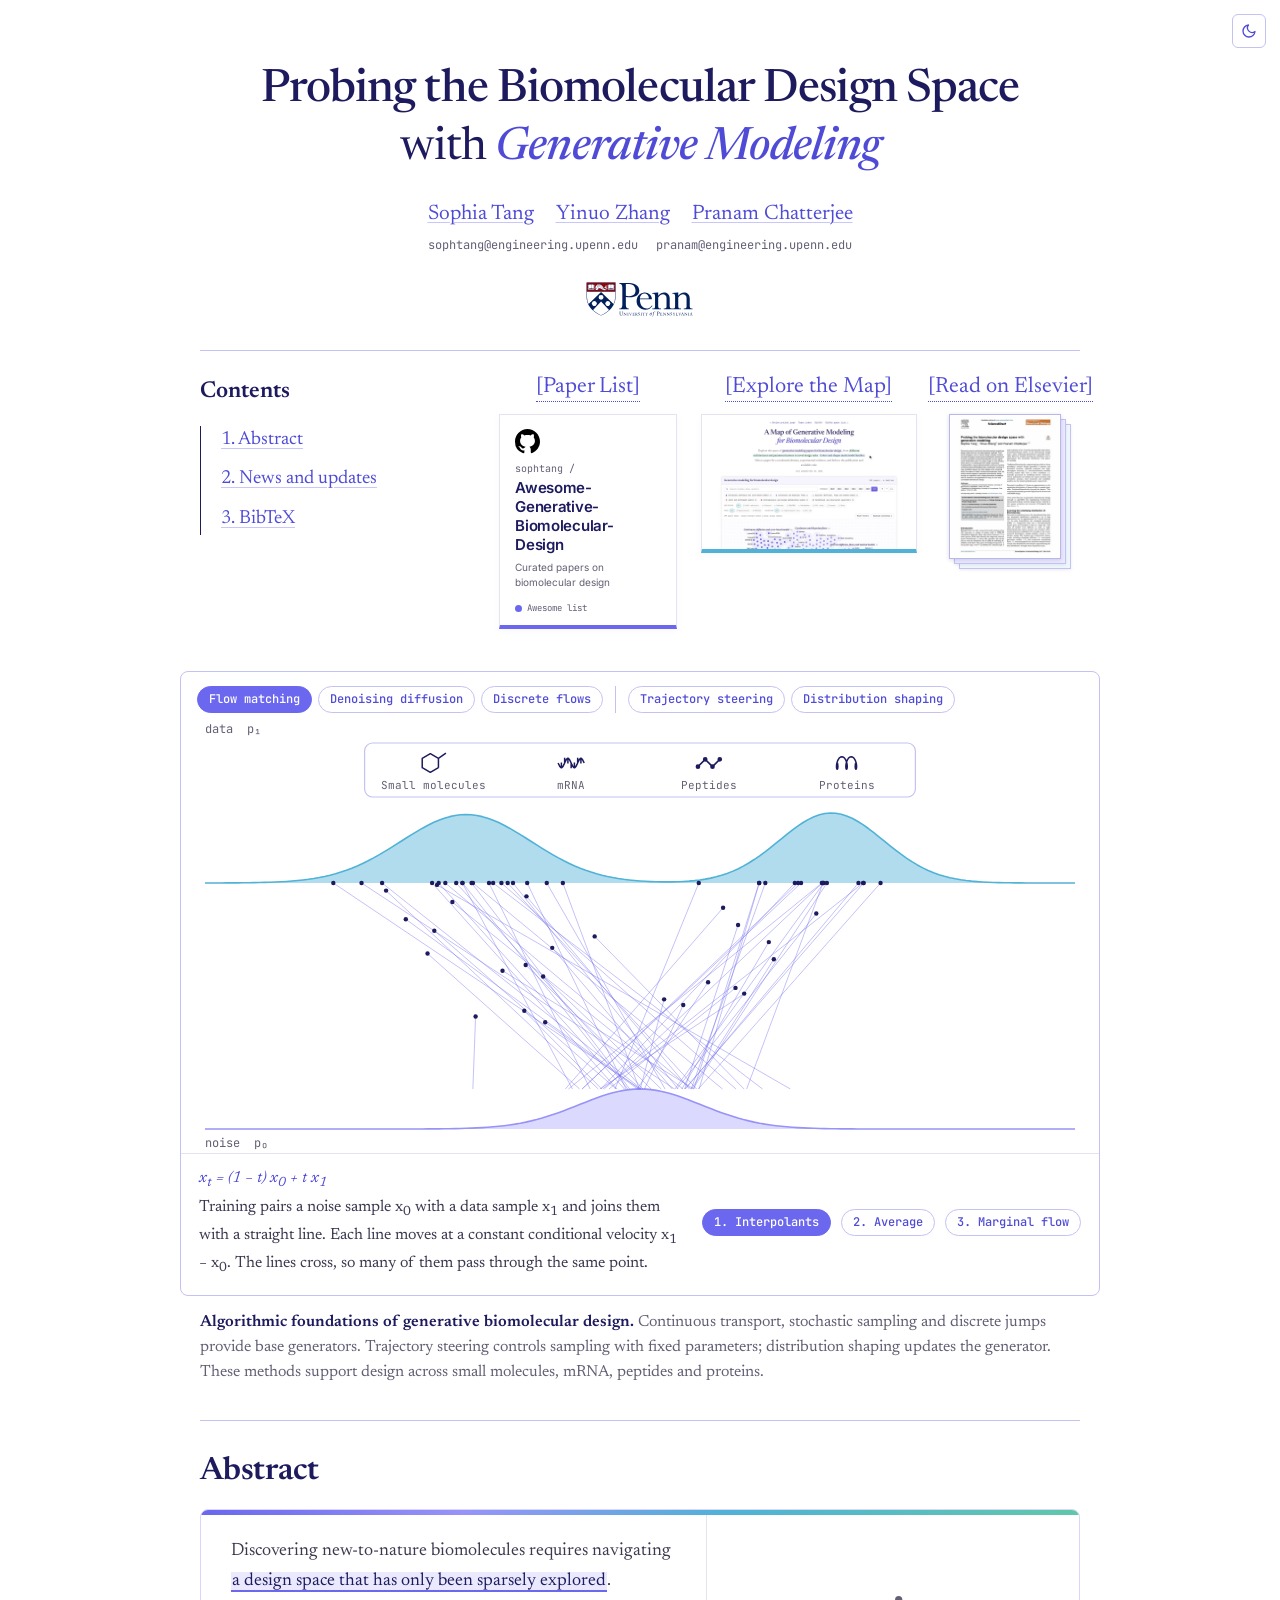
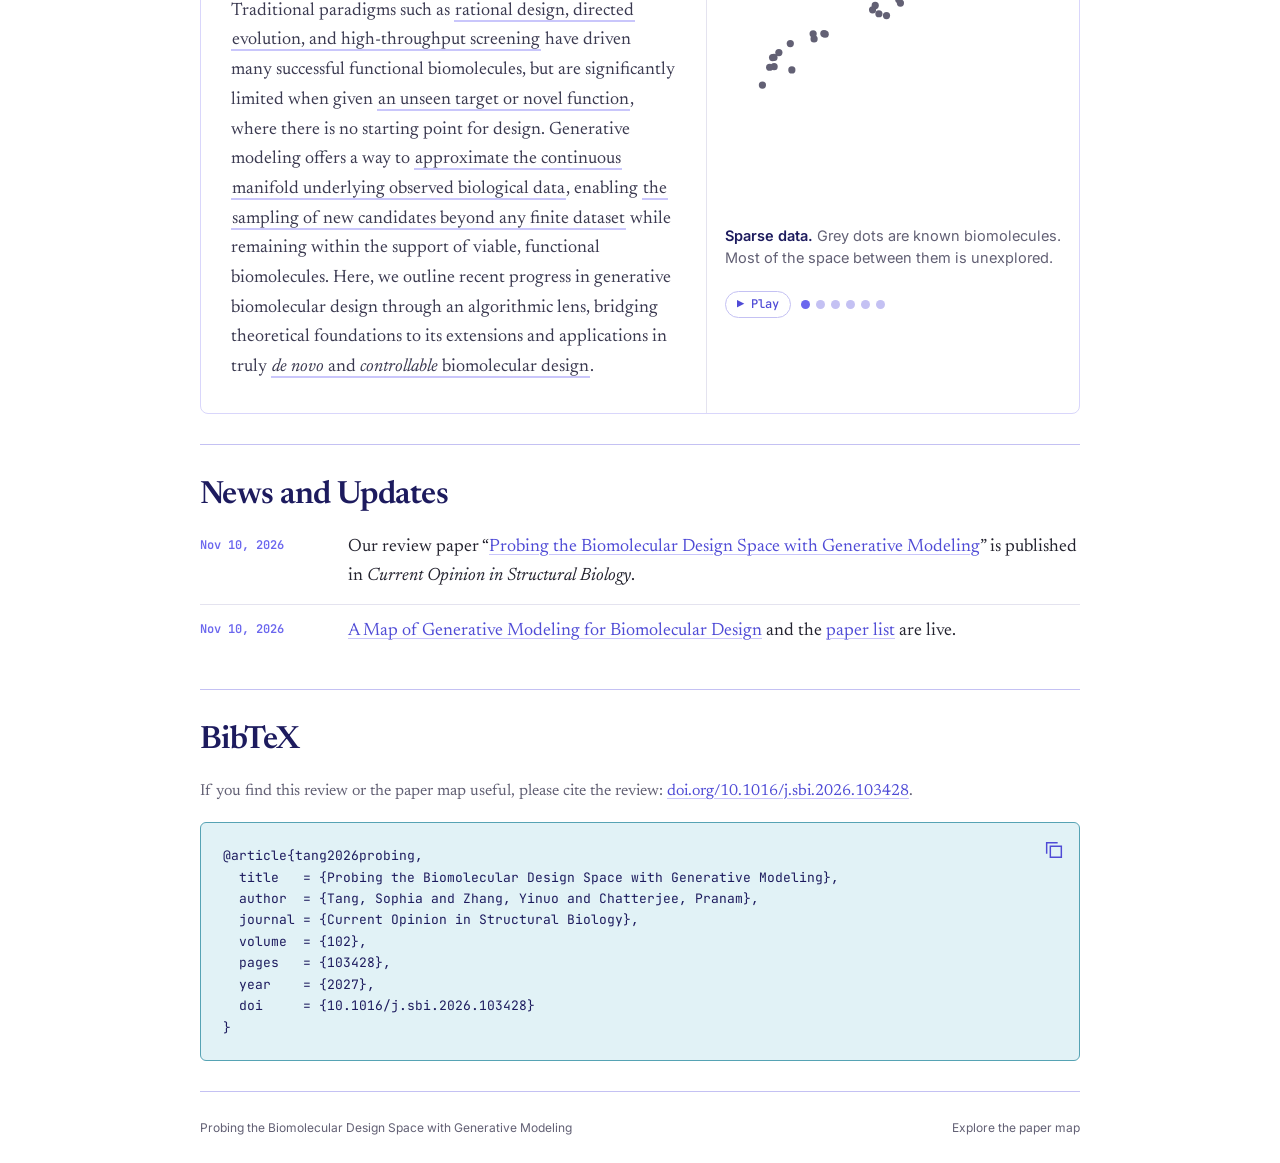
<file: index.html>
<!doctype html>
<html lang="en">
<head>
  <meta charset="utf-8">
  <meta name="viewport" content="width=device-width, initial-scale=1">
  <meta name="theme-color" content="#ffffff">
  <meta name="description" content="An algorithmic review of generative biomolecular design, with an interactive map of continuous, discrete and multimodal methods.">
  <meta property="og:title" content="Probing the Biomolecular Design Space with Generative Modeling">
  <meta property="og:type" content="website">
  <meta name="twitter:card" content="summary_large_image">
  <title>Probing the Biomolecular Design Space with Generative Modeling</title>
  <link rel="icon" type="image/svg+xml" href="assets/favicons/favicon.svg">
  <link rel="preconnect" href="https://fonts.googleapis.com">
  <link rel="preconnect" href="https://fonts.gstatic.com" crossorigin>
  <link rel="stylesheet" href="https://fonts.googleapis.com/css2?family=Newsreader:ital,opsz,wght@0,6..72,300..700;1,6..72,300..700&family=JetBrains+Mono:wght@400..700&display=swap">
  <link rel="preload" href="assets/fonts/inter-latin.woff2" as="font" type="font/woff2" crossorigin>
  <link rel="stylesheet" href="site.css">
  <script src="theme.js"></script>
  <script src="site.js" defer></script>
  <script src="hero.js" defer></script>
</head>
<body>
  <a class="skip-link" href="#main">Skip to content</a>
  <button id="theme-toggle" class="theme-toggle" type="button" aria-label="Toggle dark mode" title="Toggle dark mode"><svg class="icon-moon" viewBox="0 0 24 24" aria-hidden="true"><path d="M21 12.8A9 9 0 1 1 11.2 3a7 7 0 0 0 9.8 9.8z"/></svg><svg class="icon-sun" viewBox="0 0 24 24" aria-hidden="true"><circle cx="12" cy="12" r="4.2"/><path d="M12 2.5v2.2M12 19.3v2.2M2.5 12h2.2M19.3 12h2.2M5.3 5.3l1.6 1.6M17.1 17.1l1.6 1.6M5.3 18.7l1.6-1.6M17.1 6.9l1.6-1.6"/></svg></button>
  <nav id="contents" class="contents-nav" aria-label="Page contents" inert>
    <button class="contents-toggle" aria-expanded="false" aria-controls="contents-list"><svg viewBox="0 0 20 20" aria-hidden="true"><path d="M4 5h12M4 10h12M4 15h12"/></svg><span>Contents</span><span class="contents-current" aria-hidden="true">Overview</span></button>
    <p class="contents-heading">Contents</p>
    <ol id="contents-list" class="contents-list">
      <li><a href="#overview" aria-current="location"><span>Overview</span></a></li>
      <li><a href="#abstract"><span>1. Abstract</span></a></li>
      <li><a href="#news"><span>2. News</span></a></li>
      <li><a href="#citation"><span>3. BibTeX</span></a></li>
    </ol>
  </nav>
  <main id="main">
    <section id="overview" class="hero wrap" aria-labelledby="hero-title">
      <div class="hero-heading">
        <h1 id="hero-title" class="paper-title"><span>Probing the Biomolecular Design Space</span> <span class="title-sub">with <em>Generative Modeling</em></span></h1>
        <div class="authors">
          <p class="author-row"><span><a href="https://sophtang.github.io/" target="_blank" rel="noopener">Sophia Tang</a></span><span><a href="https://www.linkedin.com/in/yinuozhang98/" target="_blank" rel="noopener">Yinuo Zhang</a></span><span><a href="https://www.chatterjeelab.com/" target="_blank" rel="noopener">Pranam Chatterjee</a></span></p>
          <p class="author-emails"><a href="mailto:sophtang@engineering.upenn.edu">sophtang@engineering.upenn.edu</a><a href="mailto:pranam@engineering.upenn.edu">pranam@engineering.upenn.edu</a></p>
          <div class="affiliations"><span class="institution institution-penn"><img src="assets/logos/penn.svg" alt="University of Pennsylvania" width="273" height="88"></span></div>
        </div>
      </div>

      <div class="project-directory">
        <nav class="project-contents" aria-labelledby="project-contents-title">
          <h2 id="project-contents-title">Contents</h2>
          <ol>
            <li><a href="#abstract">1. Abstract</a></li>
            <li><a href="#news">2. News and updates</a></li>
            <li><a href="#citation">3. BibTeX</a></li>
          </ol>
        </nav>
        <div class="project-resources">
          <a class="resource-button resource-preview resource-list" href="https://github.com/sophtang/Awesome-Generative-Biomolecular-Design" target="_blank" rel="noopener" aria-label="Paper list on GitHub">
            <span class="resource-label">[Paper List]</span>
            <span class="repository-preview" aria-hidden="true">
              <img src="assets/icons/github.svg" alt="" width="25" height="25">
              <span class="repository-owner">sophtang /</span>
              <strong>Awesome-Generative-<br>Biomolecular-Design</strong>
              <span class="repository-caption">Curated papers on biomolecular design</span>
              <span class="repository-language"><i></i> Awesome list</span>
            </span>
          </a>
          <a class="resource-button resource-preview map-button" href="map/" aria-label="Interactive map of papers">
            <span class="resource-label">[Explore the Map]</span>
            <span class="map-preview" aria-hidden="true"><video src="assets/previews/paper-map.mp4" poster="assets/previews/paper-map-poster.webp" width="1920" height="1200" autoplay muted loop playsinline preload="metadata"></video></span>
          </a>
          <a class="resource-button paper-button resource-preview" href="https://doi.org/10.1016/j.sbi.2026.103428" target="_blank" rel="noopener" aria-label="Read on Elsevier">
            <span class="resource-label">[Read on Elsevier]</span>
            <span class="paper-preview" aria-hidden="true"><img src="assets/previews/paper-cover.jpg" alt="" width="447" height="580"></span>
          </a>
        </div>
      </div>

      <figure class="hero-figure">
        <div class="sampler" id="sampler">
          <div class="sm-tabs" role="group" aria-label="Mechanism">
            <button class="chip" type="button" data-mode="flow" aria-pressed="true">Flow matching</button>
            <button class="chip" type="button" data-mode="diffusion" aria-pressed="false">Denoising diffusion</button>
            <button class="chip" type="button" data-mode="discrete" aria-pressed="false">Discrete flows</button>
            <span class="sep" aria-hidden="true"></span>
            <button class="chip" type="button" data-mode="steer" aria-pressed="false">Trajectory steering</button>
            <button class="chip" type="button" data-mode="shape" aria-pressed="false">Distribution shaping</button>
          </div>
          <div class="sm-stage"><canvas role="img" aria-label="Animated samples moving from noise to data under the selected mechanism"></canvas></div>
          <div class="sm-foot">
            <p class="sm-caption" aria-live="polite"></p>
            <div class="sm-extra"></div>
          </div>
        </div>
        <figcaption><strong>Algorithmic foundations of generative biomolecular design.</strong> Continuous transport, stochastic sampling and discrete jumps provide base generators. Trajectory steering controls sampling with fixed parameters; distribution shaping updates the generator. These methods support design across small molecules, mRNA, peptides and proteins.</figcaption></figure>
    </section>

    <section id="abstract" class="text-section wrap" aria-labelledby="abstract-title">
      <h2 id="abstract-title" class="section-heading">Abstract</h2>
      <div class="abstract-box ds" id="ds">
        <div class="abstract-copy"><p>Discovering new-to-nature biomolecules requires navigating <span class="ds-phrase" role="button" tabindex="0" data-step="0">a design space that has only been sparsely explored</span>. Traditional paradigms such as <span class="ds-phrase" role="button" tabindex="0" data-step="1">rational design, directed evolution, and high-throughput screening</span> have driven many successful functional biomolecules, but are significantly limited when given <span class="ds-phrase" role="button" tabindex="0" data-step="2">an unseen target or novel function</span>, where there is no starting point for design. Generative modeling offers a way to <span class="ds-phrase" role="button" tabindex="0" data-step="3">approximate the continuous manifold underlying observed biological data</span>, enabling <span class="ds-phrase" role="button" tabindex="0" data-step="4">the sampling of new candidates beyond any finite dataset</span> while remaining within the support of viable, functional biomolecules. Here, we outline recent progress in generative biomolecular design through an algorithmic lens, bridging theoretical foundations to its extensions and applications in truly <span class="ds-phrase" role="button" tabindex="0" data-step="5"><em>de novo</em> and <em>controllable</em> biomolecular design</span>.</p></div>
        <div class="ds-side">
          <canvas aria-hidden="true"></canvas>
          <p class="ds-cap" aria-live="polite"></p>
          <div class="ds-ctl"><button class="chip" type="button" id="ds-play">▶ Play</button><div class="step-dots" id="ds-dots"></div></div>
        </div>
      </div>
    </section>

    <section id="news" class="text-section wrap" aria-labelledby="news-title">
      <h2 id="news-title" class="section-heading">News and Updates</h2>
      <!-- Newest first. Copy an <li> to add an update. -->
      <ol class="news-list"><li><time datetime="2026-11-10">Nov 10, 2026</time><p>Our review paper &ldquo;<a href="https://doi.org/10.1016/j.sbi.2026.103428" target="_blank" rel="noopener">Probing the Biomolecular Design Space with Generative Modeling</a>&rdquo; is published in <em>Current Opinion in Structural Biology</em>.</p></li><li><time datetime="2026-11-10">Nov 10, 2026</time><p><a href="map/">A Map of Generative Modeling for Biomolecular Design</a> and the <a href="https://github.com/sophtang/Awesome-Generative-Biomolecular-Design" target="_blank" rel="noopener">paper list</a> are live.</p></li></ol>
    </section>

    <section id="citation" class="bibtex-section wrap" aria-labelledby="citation-title">
      <h2 id="citation-title" class="section-heading">BibTeX</h2>
      <p class="section-note">If you find this review or the paper map useful, please cite the review: <a href="https://doi.org/10.1016/j.sbi.2026.103428" target="_blank" rel="noopener">doi.org/10.1016/j.sbi.2026.103428</a>.</p>
      <div class="citation-box">
        <button id="copy-bibtex" type="button" aria-label="Copy BibTeX citation" title="Copy BibTeX"><svg viewBox="0 0 24 24" aria-hidden="true"><path d="M8 8h12v12H8zM16 4H4v12"/></svg></button>
        <pre><code id="bibtex-code">@article{tang2026probing,
  title   = {Probing the Biomolecular Design Space with Generative Modeling},
  author  = {Tang, Sophia and Zhang, Yinuo and Chatterjee, Pranam},
  journal = {Current Opinion in Structural Biology},
  volume  = {102},
  pages   = {103428},
  year    = {2027},
  doi     = {10.1016/j.sbi.2026.103428}
}</code></pre>
      </div>
    </section>
  </main>
  <footer class="wrap"><span>Probing the Biomolecular Design Space with Generative Modeling</span><a href="map/">Explore the paper map</a></footer>
  <div id="toast" role="status" aria-live="polite"></div>
</body>
</html>
</file>
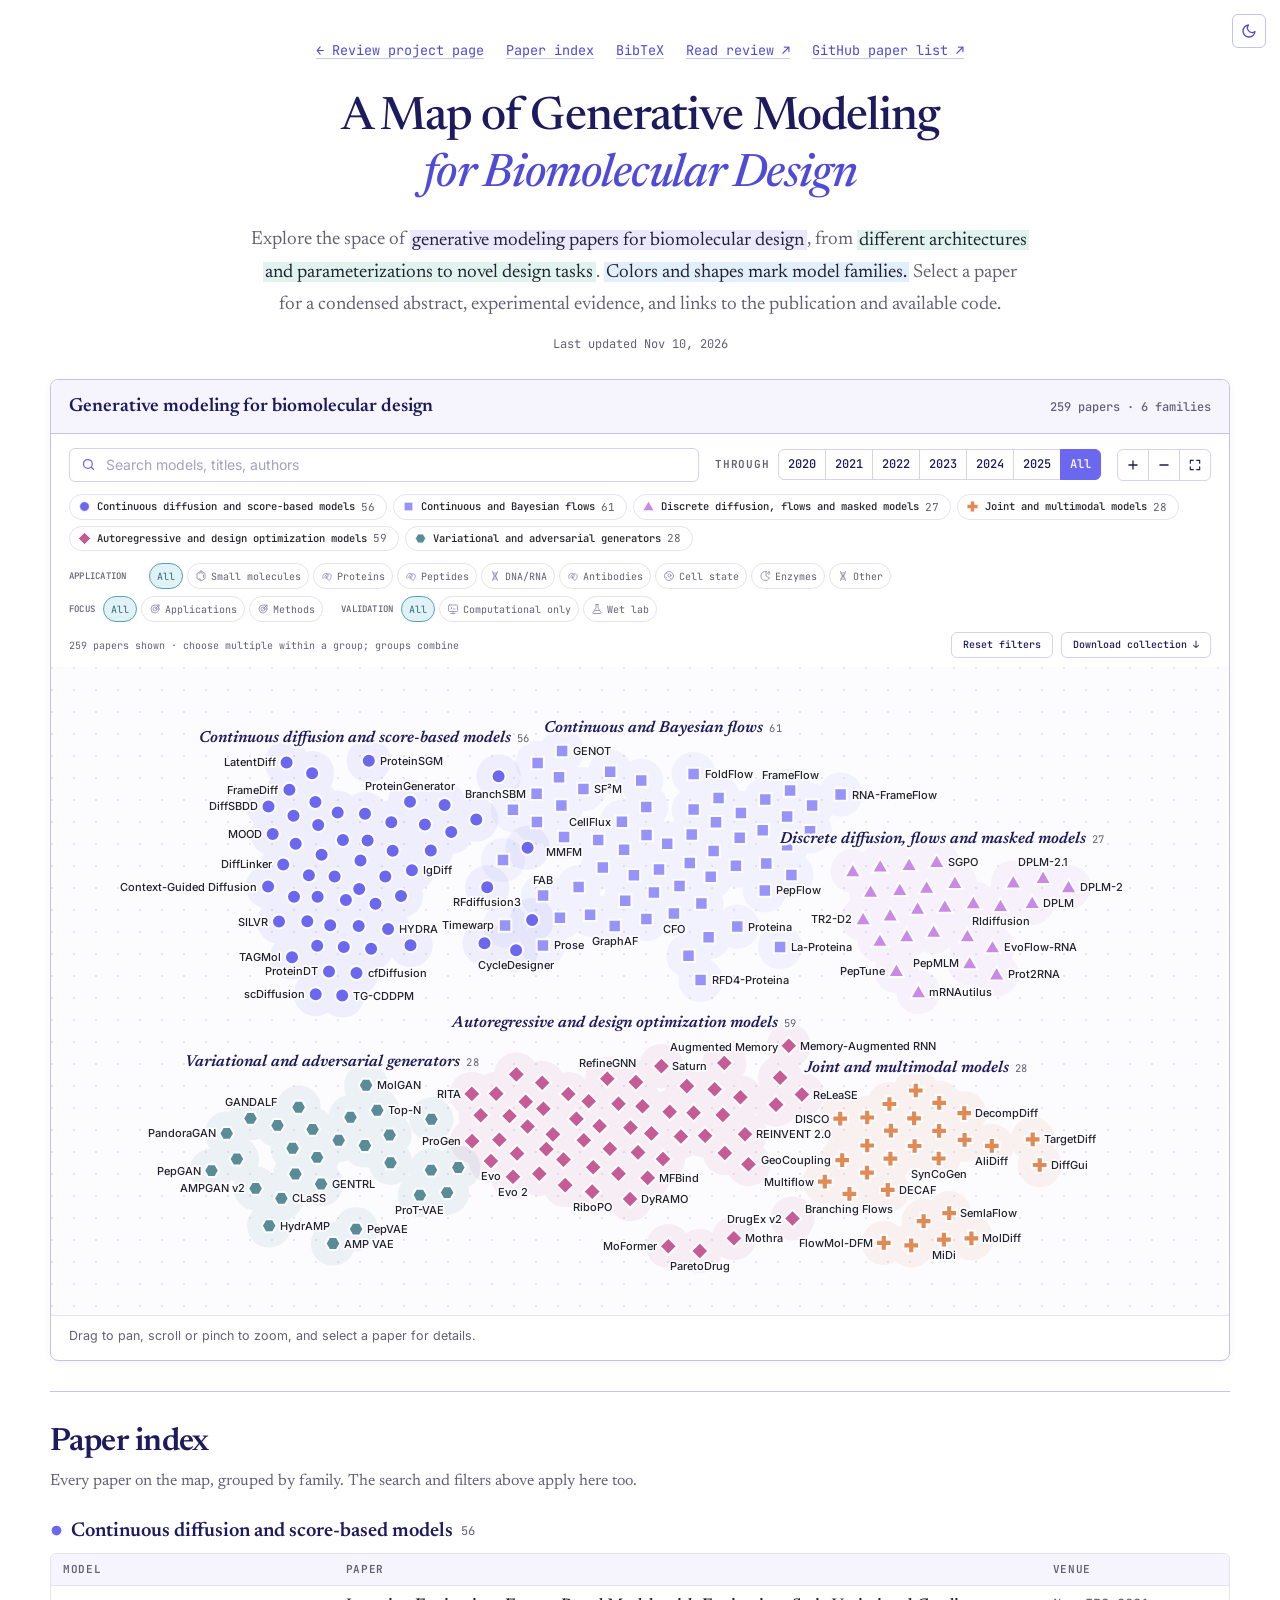
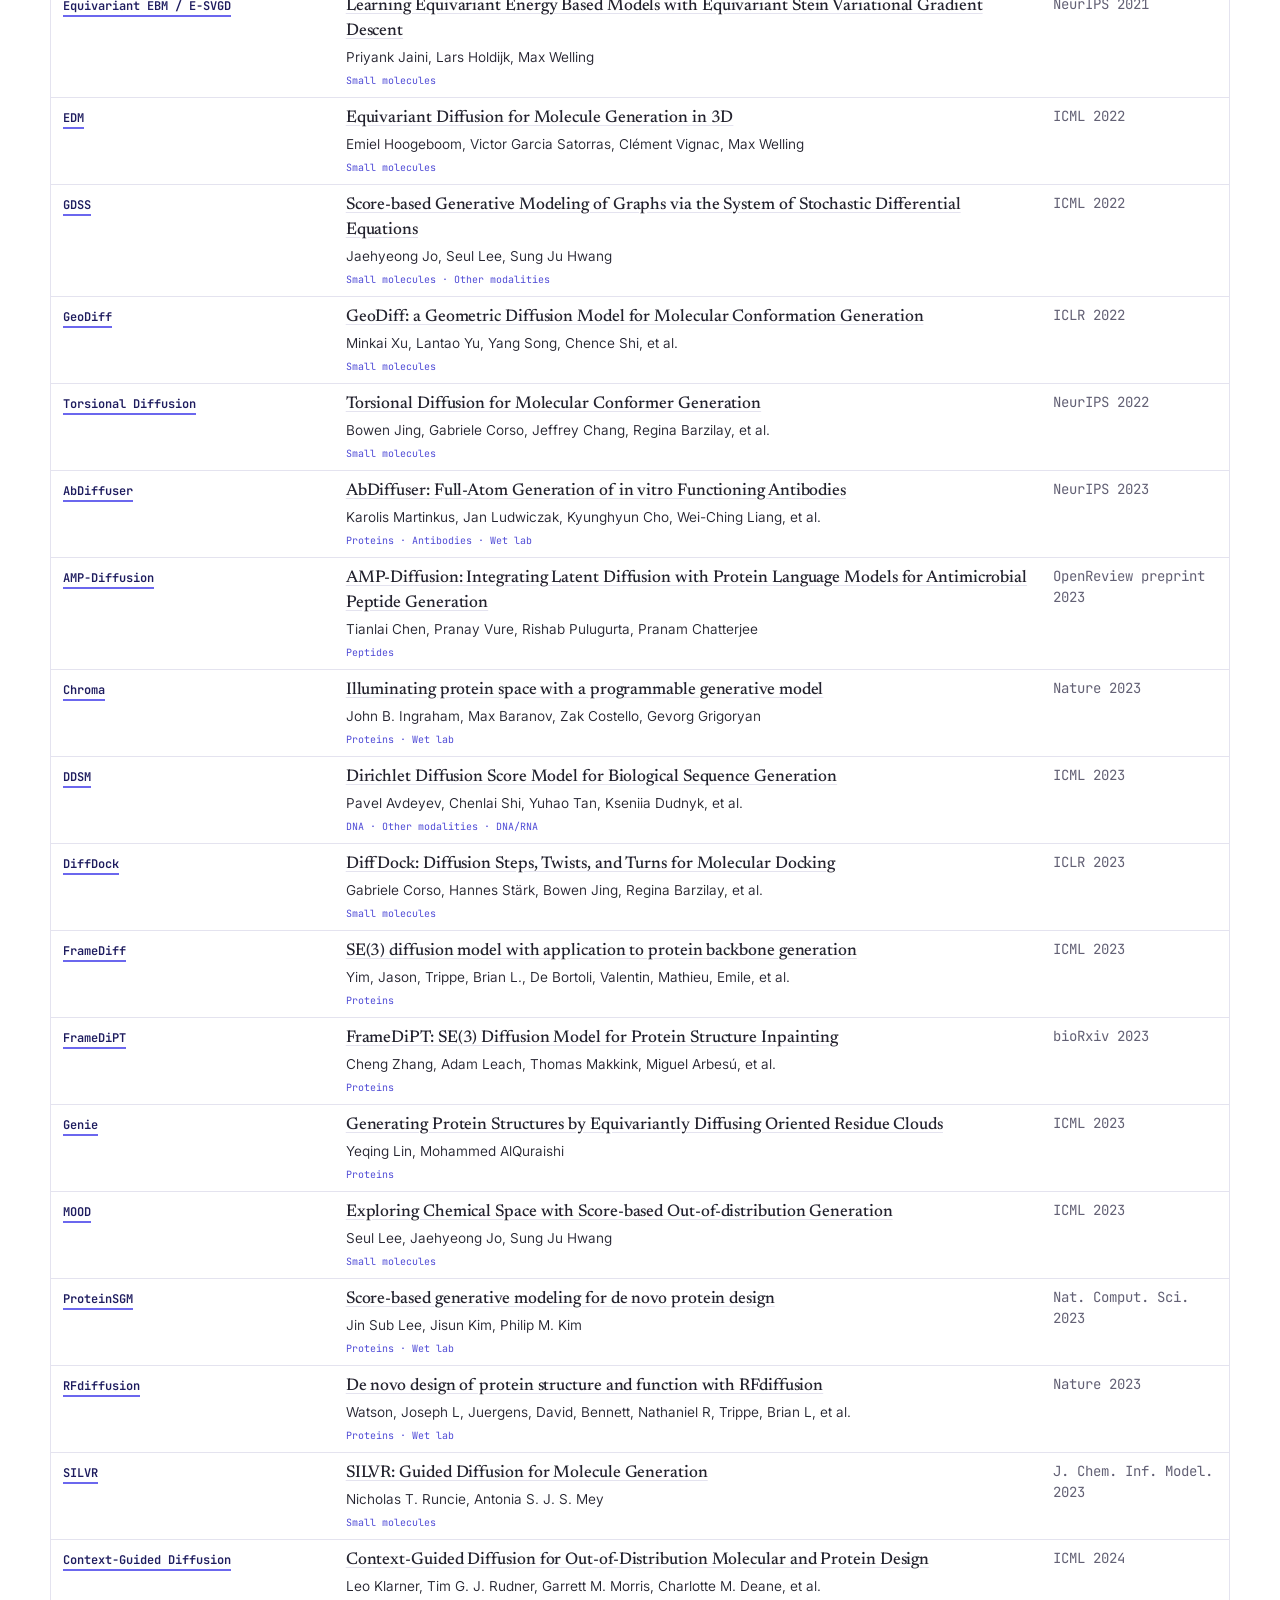
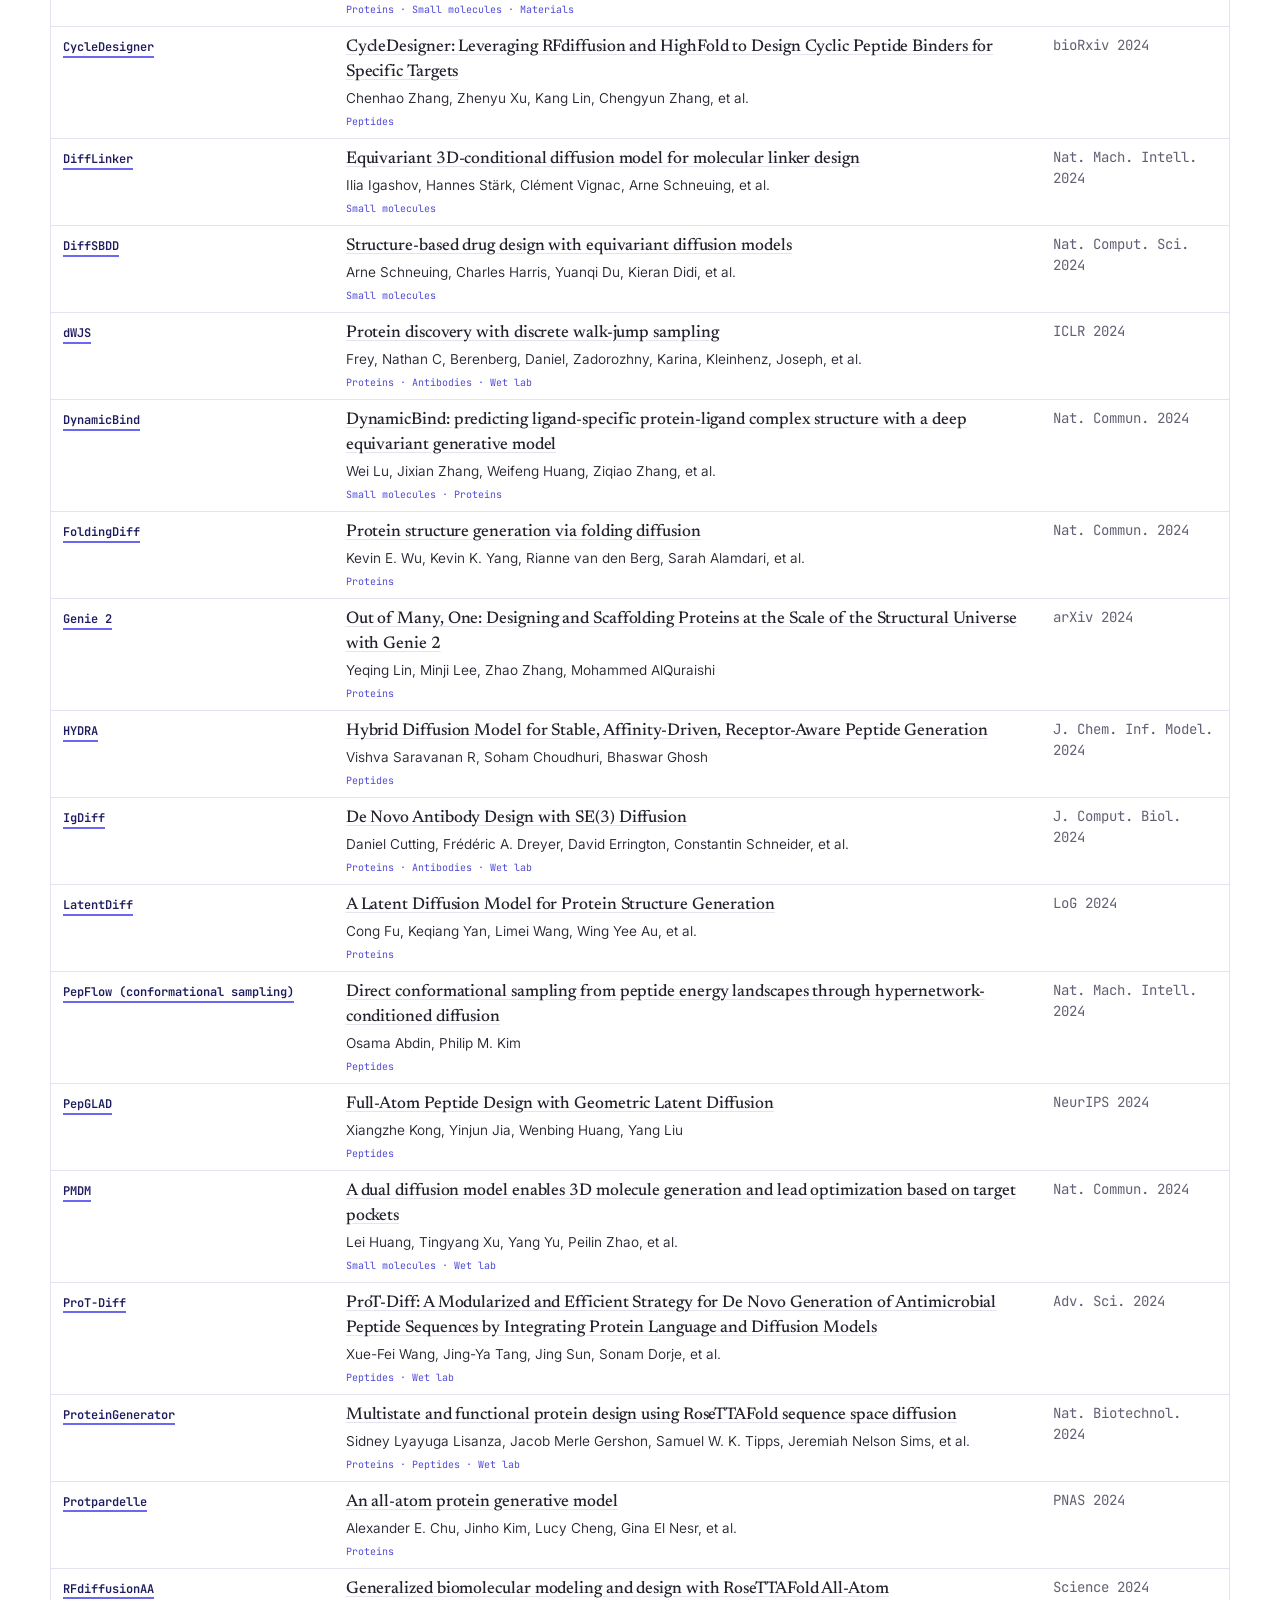
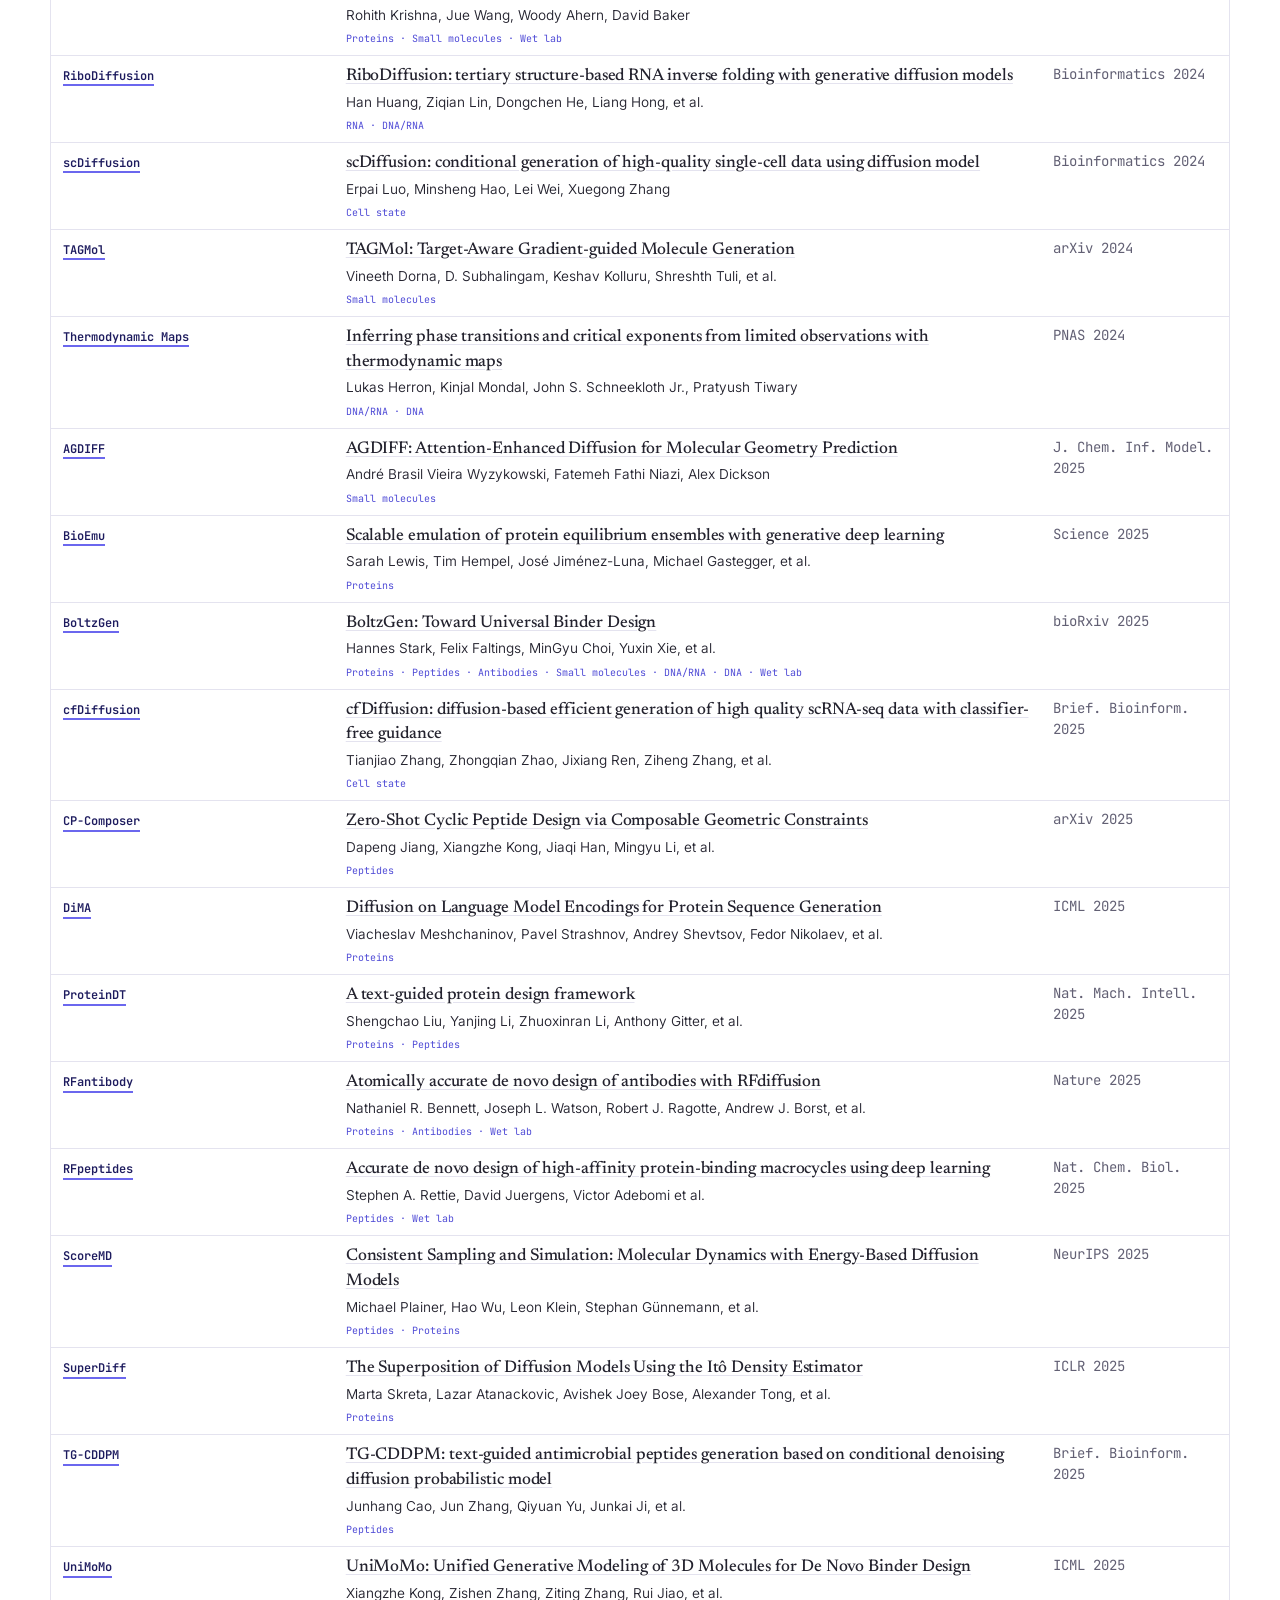
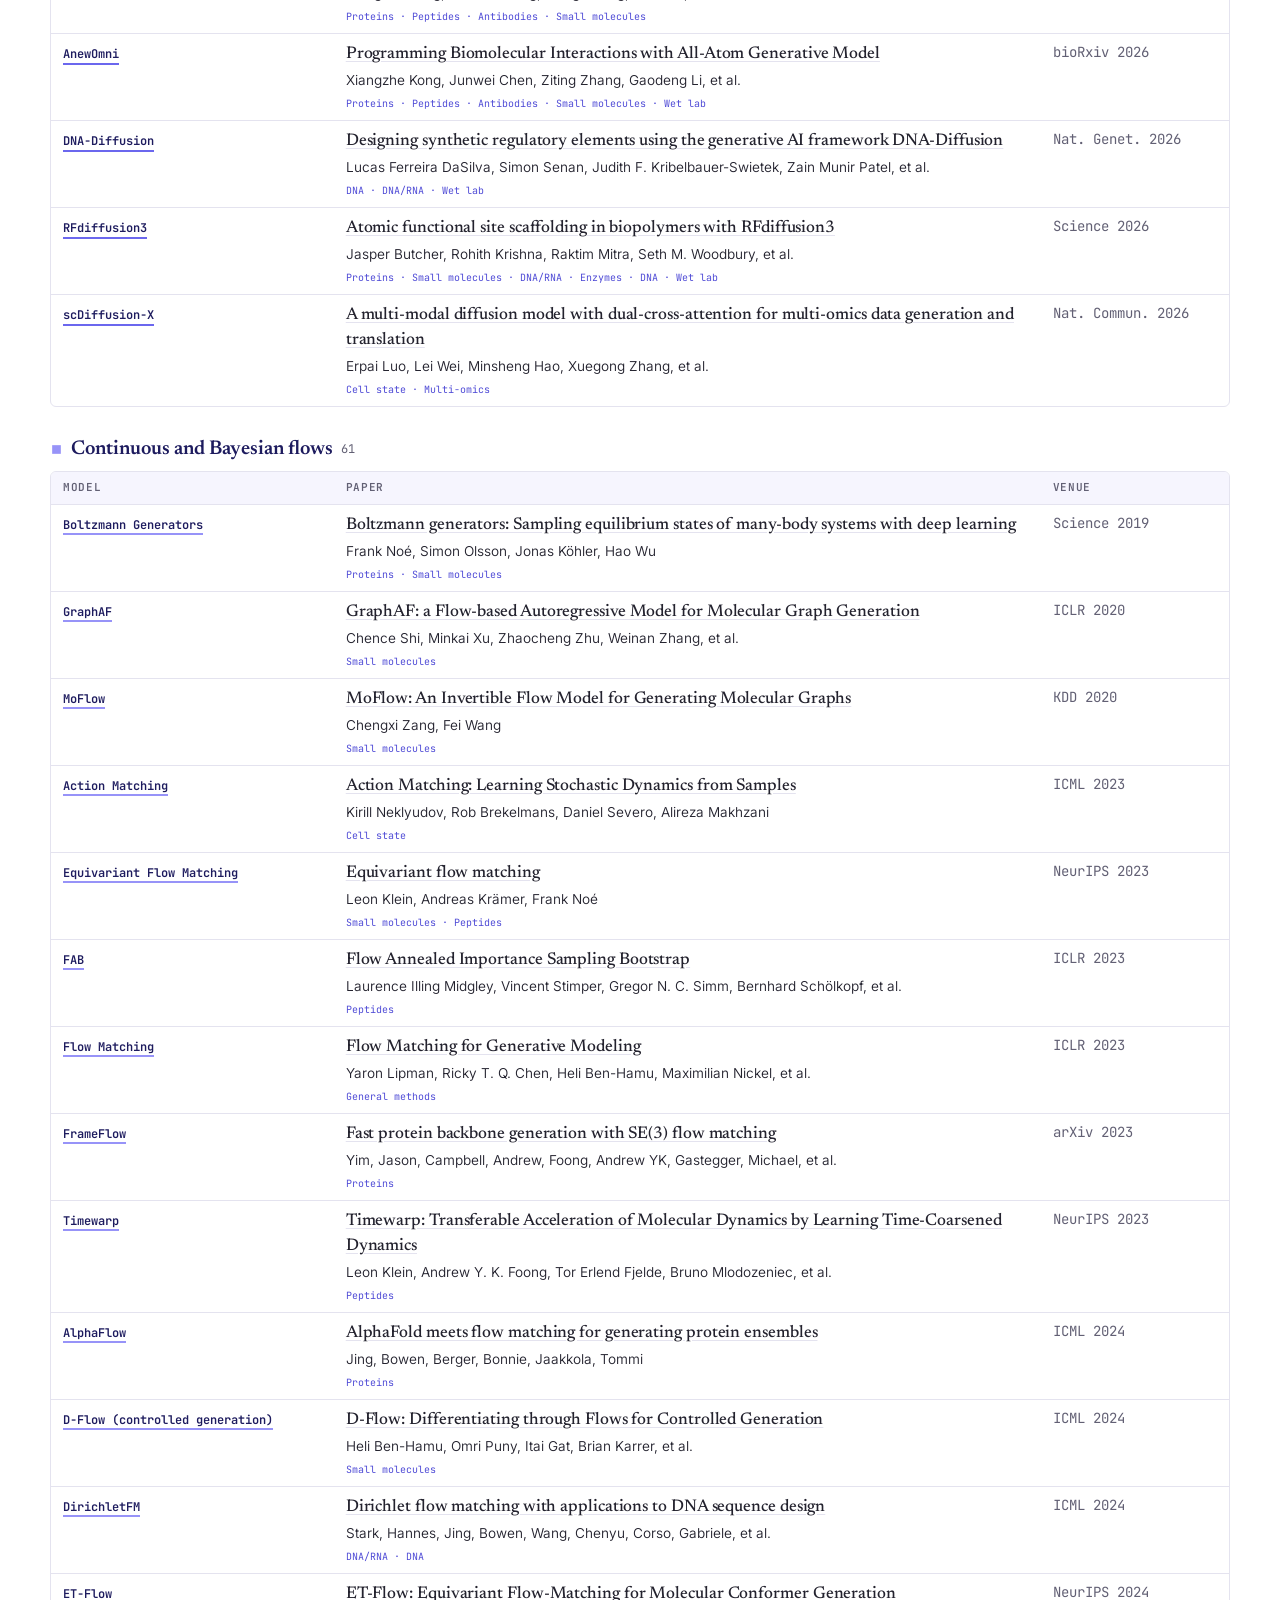
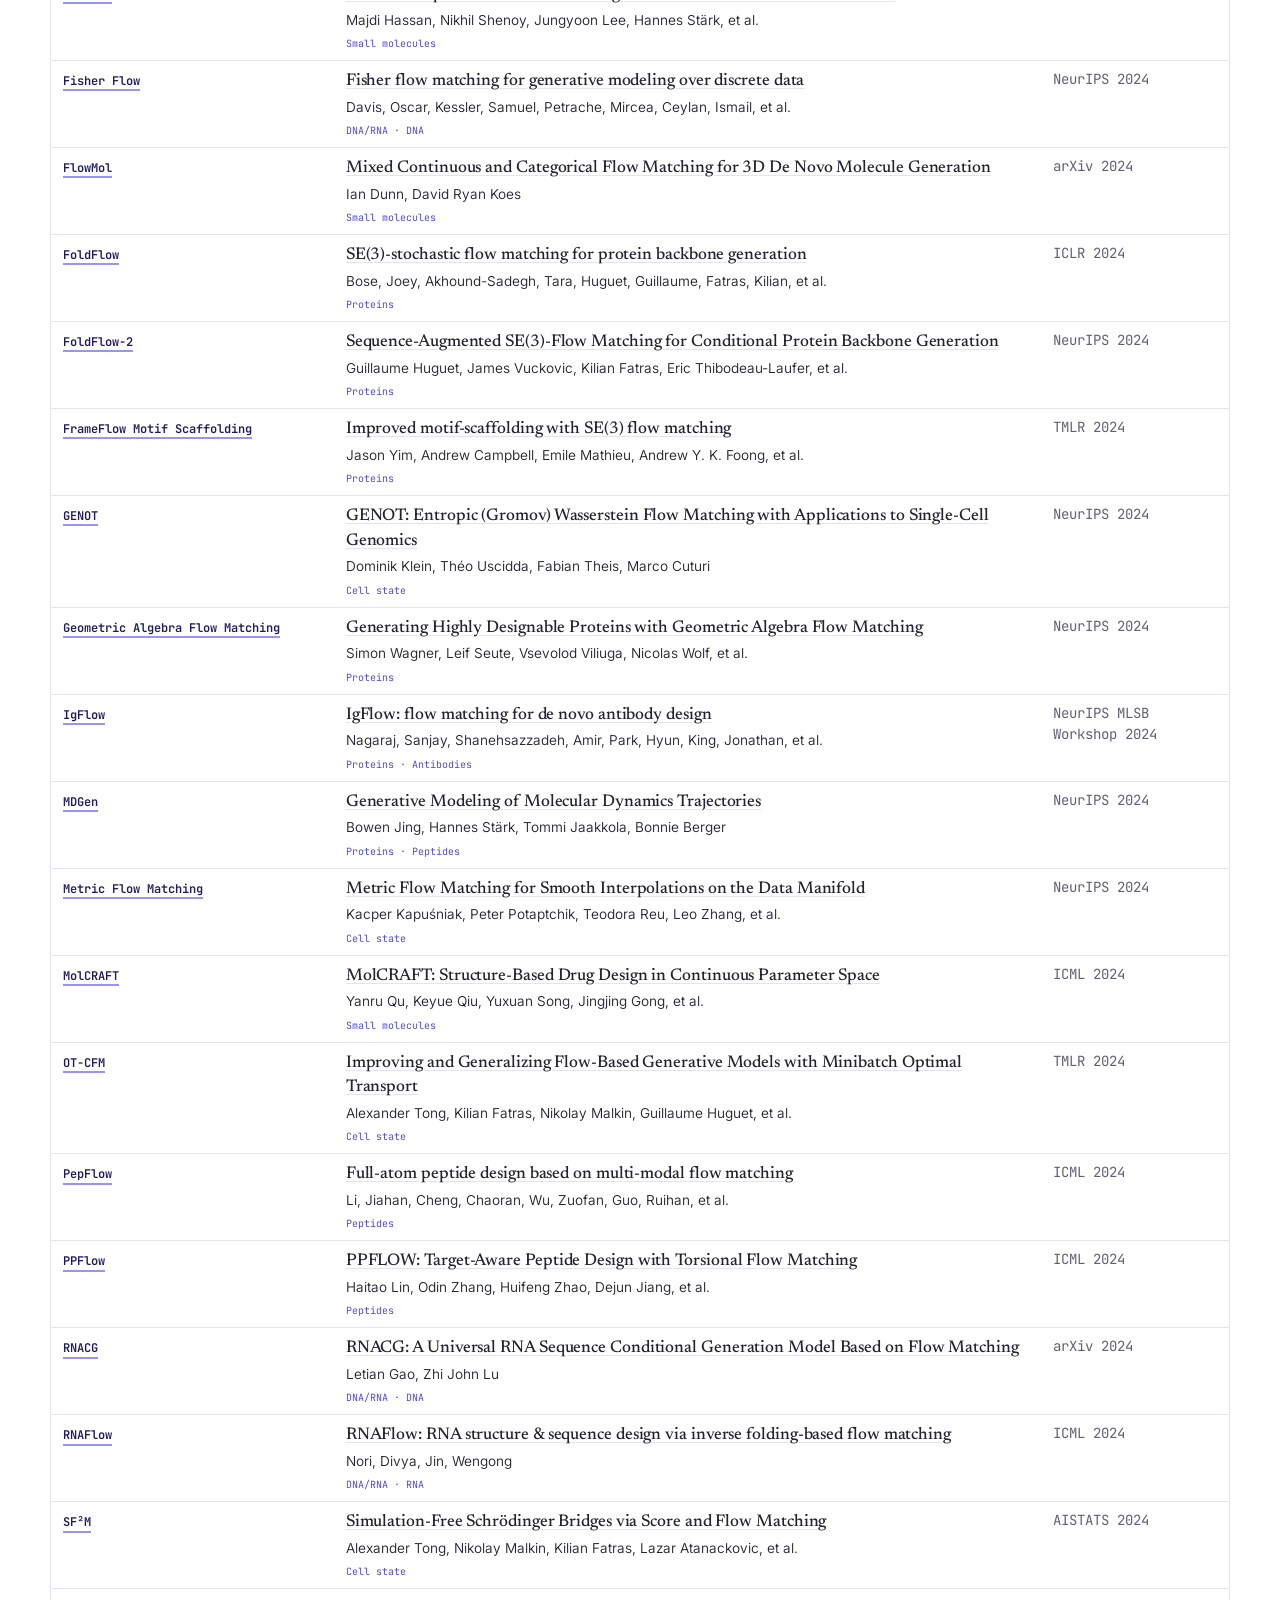
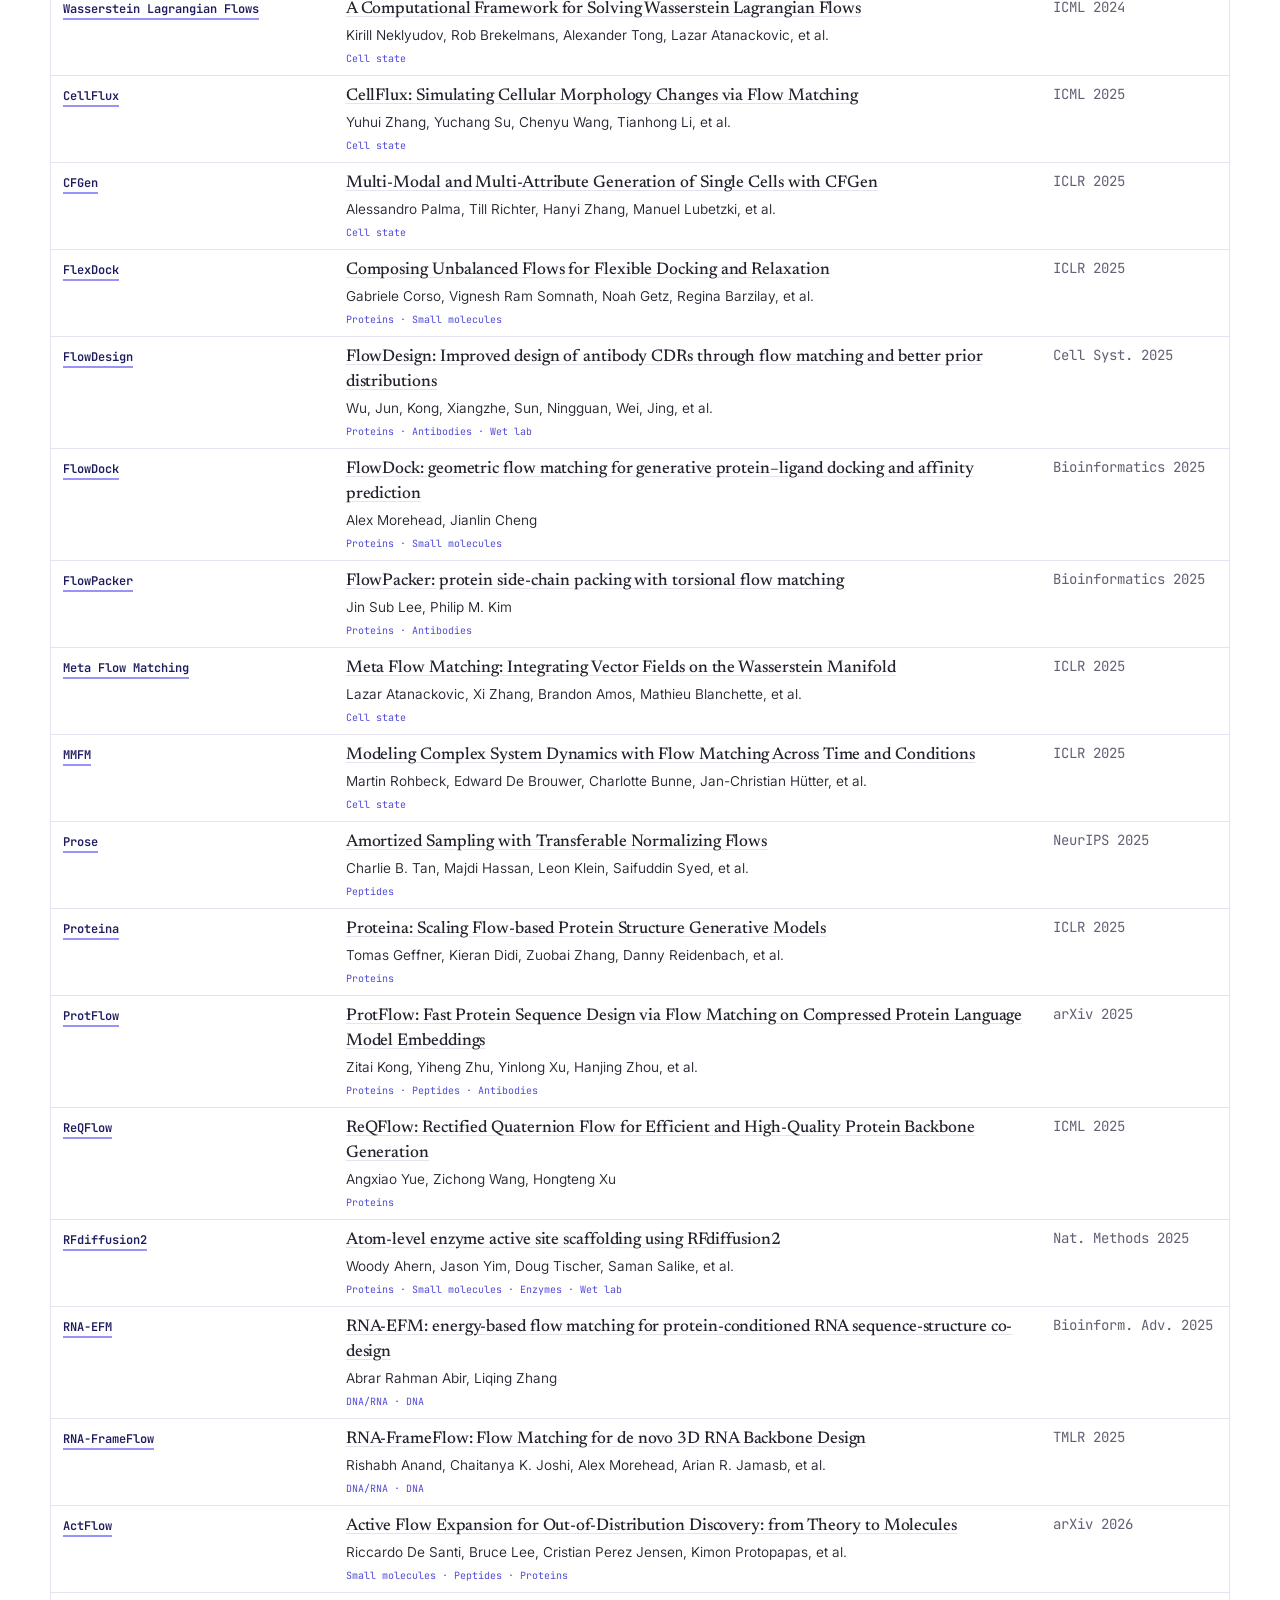
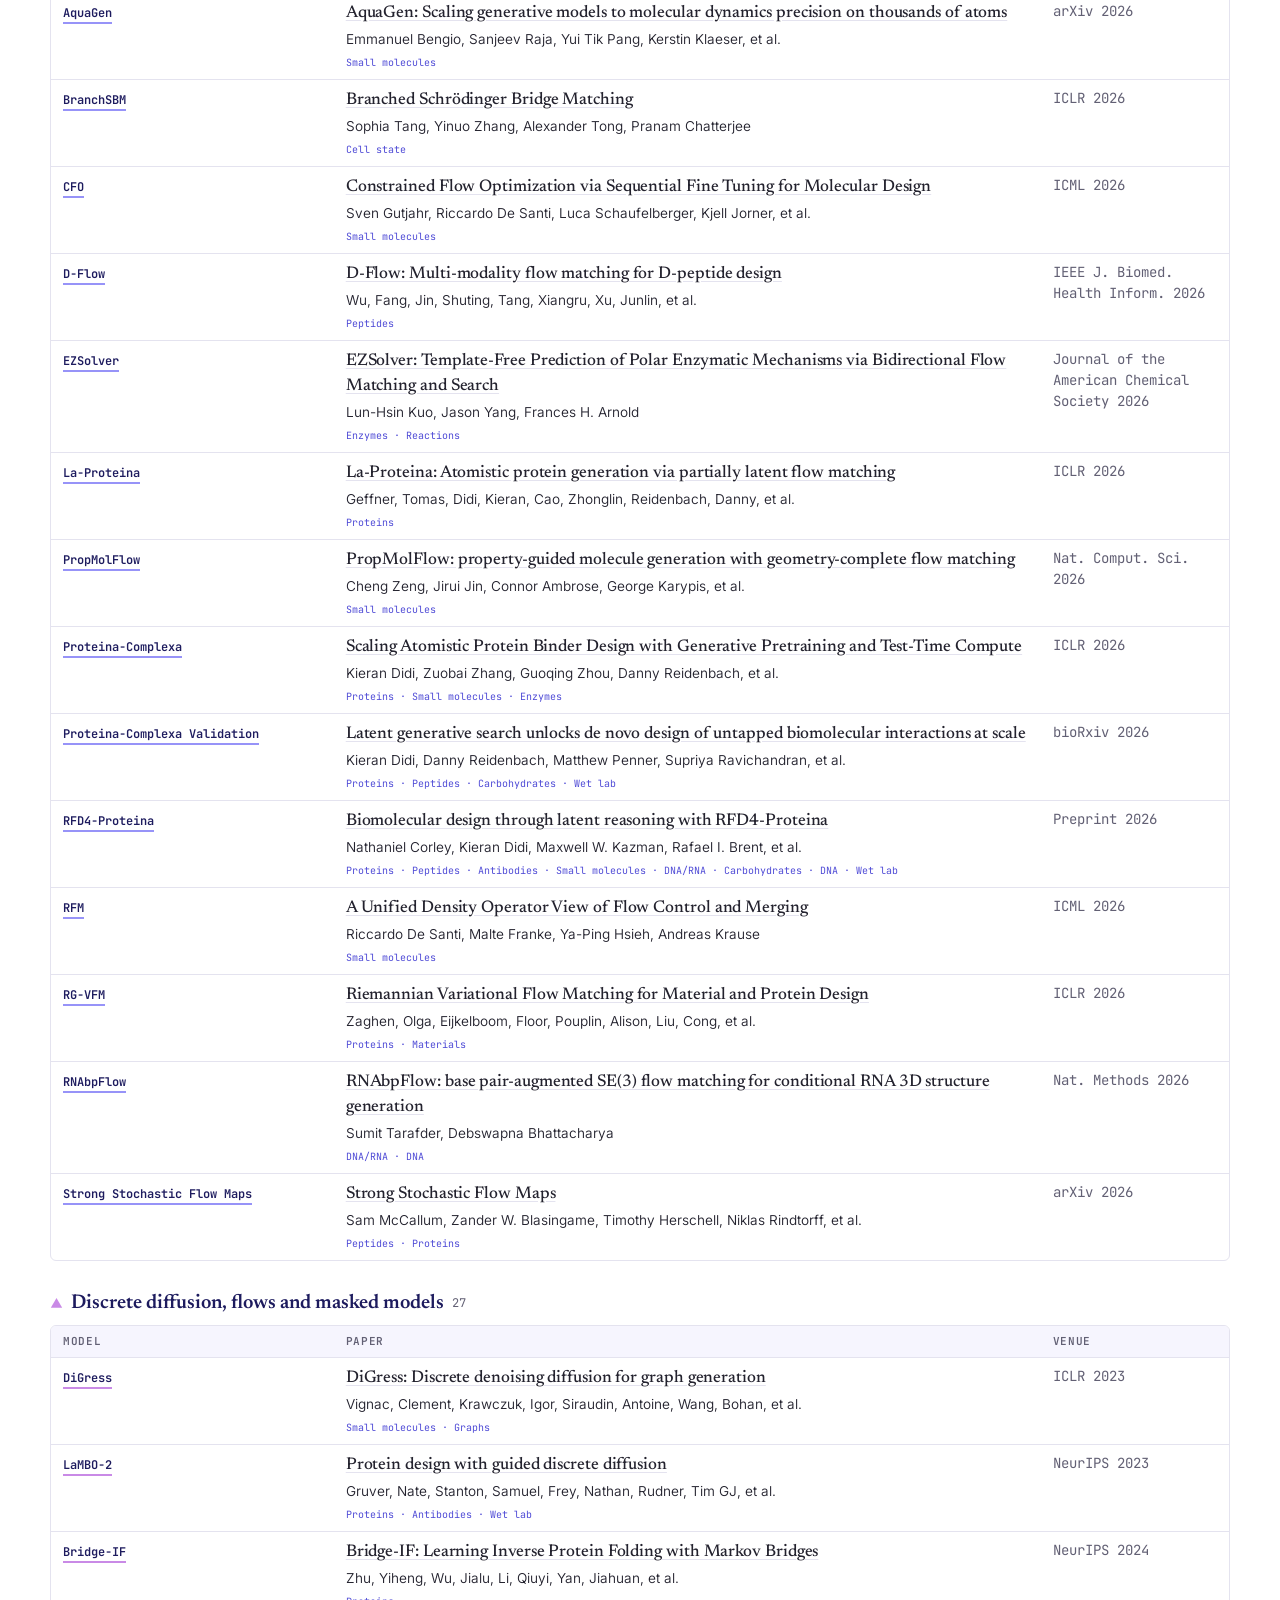
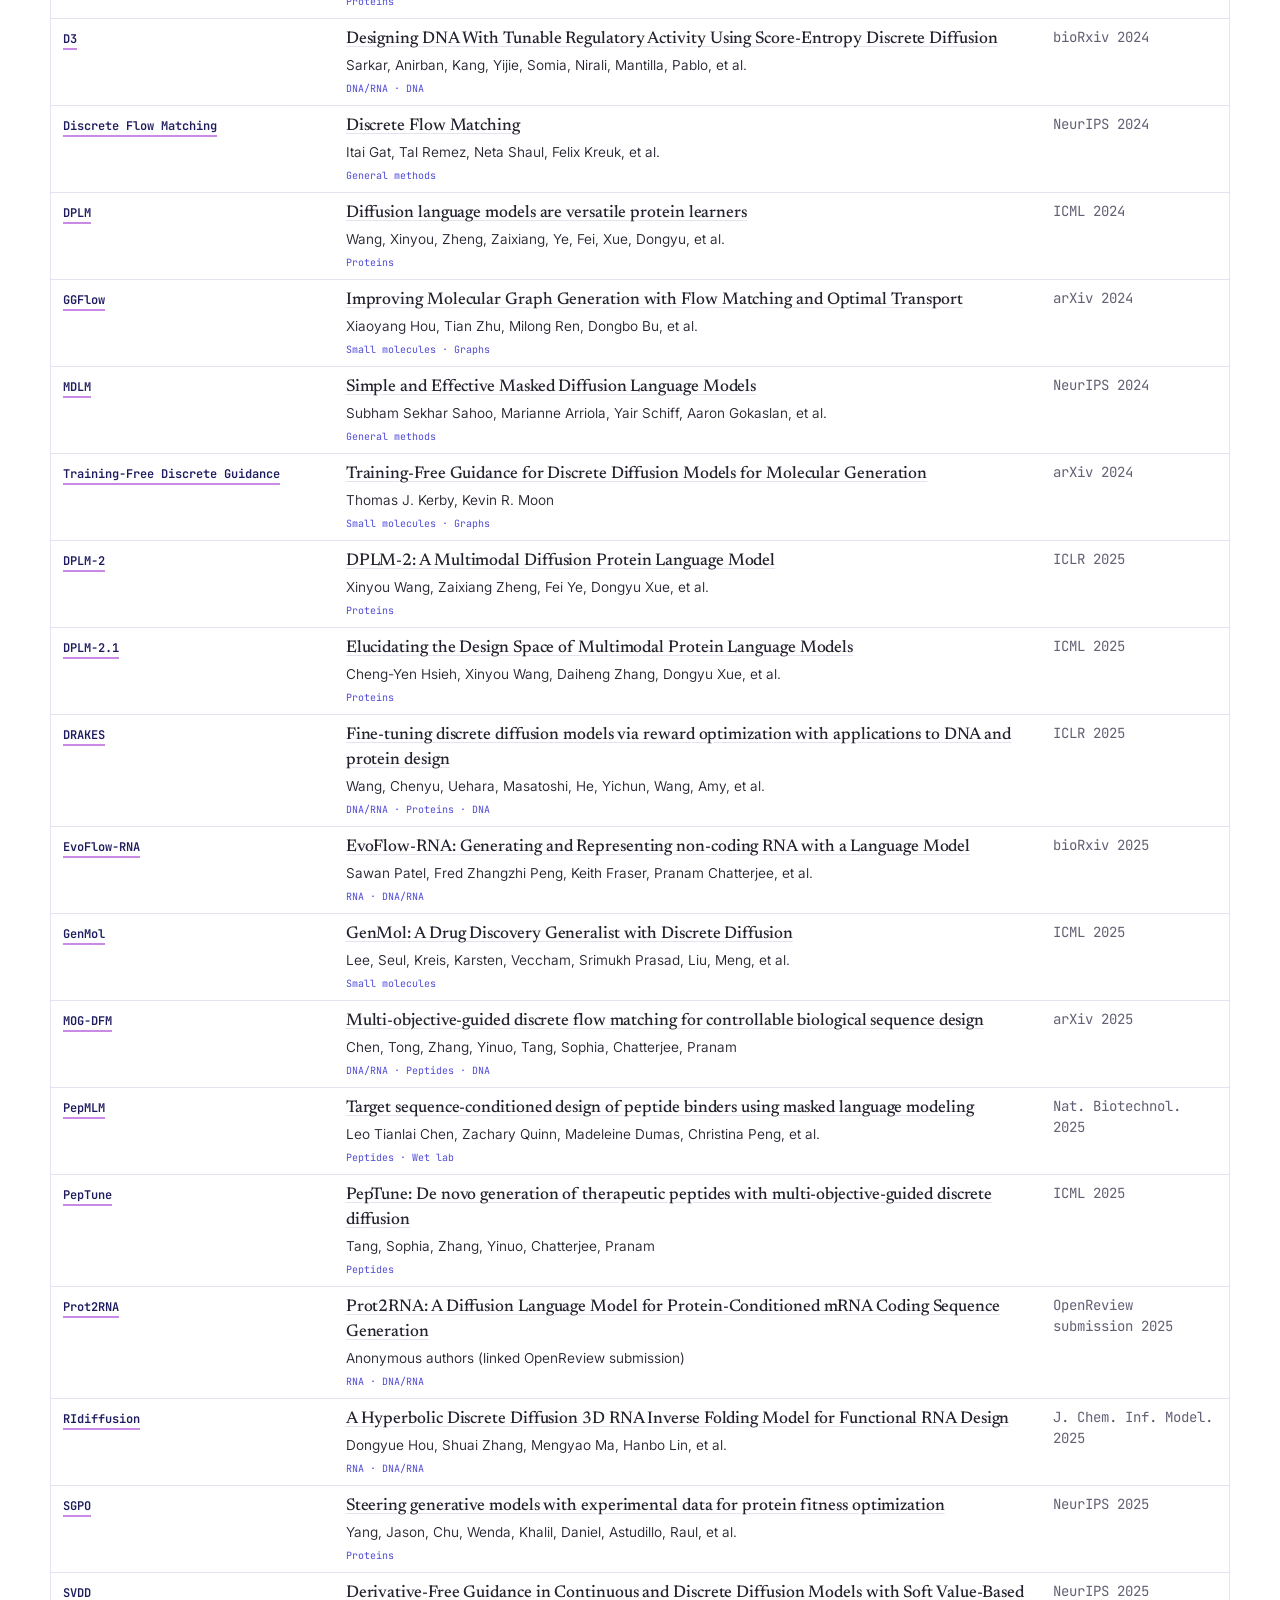
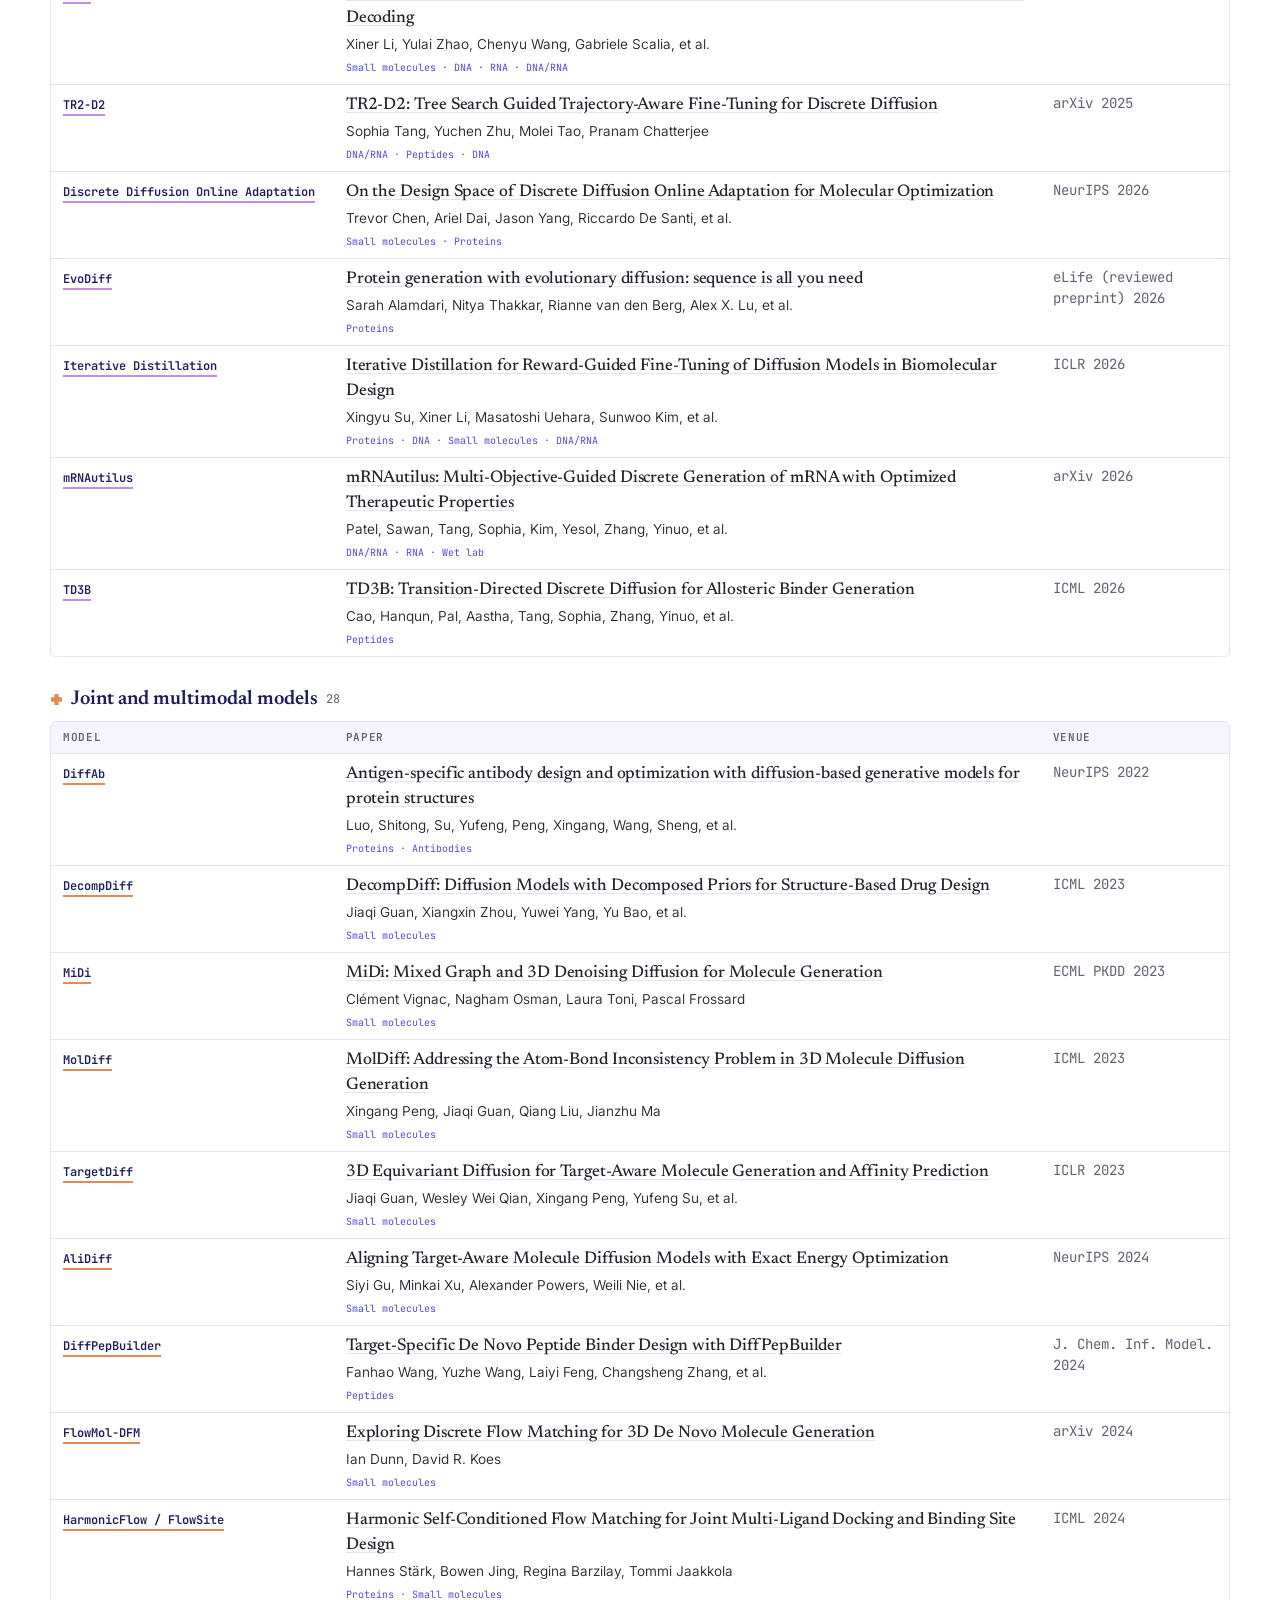
<file: map/index.html>
<!doctype html>
<html lang="en">
<head>
<meta charset="utf-8">
<meta name="viewport" content="width=device-width, initial-scale=1">
<title>Generative Modeling for Biomolecular Design — Paper Map</title>
<meta name="description" content="Explore source-linked papers on generative modeling for biomolecular design, with abstract summaries and filters for application, model type, publication year, and wet-lab evidence.">
<meta name="author" content="Sophia Tang">
<meta name="theme-color" content="#ffffff">
<link rel="icon" type="image/svg+xml" href="../assets/favicons/favicon.svg">
<link rel="preconnect" href="https://fonts.googleapis.com">
<link rel="preconnect" href="https://fonts.gstatic.com" crossorigin>
<link href="https://fonts.googleapis.com/css2?family=Newsreader:ital,opsz,wght@0,6..72,300..700;1,6..72,300..700&family=Inter:wght@300..700&family=JetBrains+Mono:wght@400..700&display=swap" rel="stylesheet">
<link rel="stylesheet" href="base.css">
<link rel="stylesheet" href="map.css">
<script src="../theme.js"></script>
<script defer src="data.js"></script>
<script defer src="map.js"></script>
</head>
<body>
<a class="skip-link" href="#map">Skip to map</a>
<button id="theme-toggle" class="theme-toggle" type="button" aria-label="Toggle dark mode" title="Toggle dark mode"><svg class="icon-moon" viewBox="0 0 24 24" aria-hidden="true"><path d="M21 12.8A9 9 0 1 1 11.2 3a7 7 0 0 0 9.8 9.8z"/></svg><svg class="icon-sun" viewBox="0 0 24 24" aria-hidden="true"><circle cx="12" cy="12" r="4.2"/><path d="M12 2.5v2.2M12 19.3v2.2M2.5 12h2.2M19.3 12h2.2M5.3 5.3l1.6 1.6M17.1 17.1l1.6 1.6M5.3 18.7l1.6-1.6M17.1 6.9l1.6-1.6"/></svg></button>
<header class="map-hero wrap" id="top">
  <nav class="map-crumbs" aria-label="Related pages">
    <a href="../">&larr; Review project page</a>
    <a href="#indexTitle">Paper index</a>
    <a href="#citation">BibTeX</a>
    <a href="https://doi.org/10.1016/j.sbi.2026.103428" target="_blank" rel="noopener">Read review ↗</a>
    <a href="https://github.com/sophtang/Awesome-Generative-Biomolecular-Design" target="_blank" rel="noopener">GitHub paper list ↗</a>
  </nav>
  <h1 class="paper-title"><span>A Map of Generative Modeling</span><span class="title-sub"><em>for Biomolecular Design</em></span></h1>
  <p class="map-deck">Explore the space of <mark class="hl-lavender">generative modeling papers for biomolecular design</mark>, from <mark class="hl-mint">different architectures and parameterizations to novel design tasks</mark>. <mark class="hl-sky">Colors and shapes mark model families.</mark> Select a paper for a condensed abstract, experimental evidence, and links to the publication and available code.</p>
  <p class="map-updated">Last updated <time datetime="2026-11-10">Nov 10, 2026</time></p>
</header>

<main class="map-page wrap" id="map">
  <div class="widget map-widget">
    <div class="widget-frame">
      <div class="widget-head">
        <span class="w-title">Generative modeling for biomolecular design</span>
        <span class="w-kind" id="mapCount"></span>
      </div>

      <div class="map-toolbar">
        <label class="map-search">
          <svg viewBox="0 0 24 24" fill="none" stroke="currentColor" stroke-width="2" stroke-linecap="round" aria-hidden="true"><circle cx="11" cy="11" r="7"/><path d="m20 20-3.5-3.5"/></svg>
          <input id="search" type="search" placeholder="Search models, titles, authors" autocomplete="off" aria-label="Search papers">
        </label>
        <div class="map-years"><span class="tb-label">Through</span><div class="seg" id="years" role="group" aria-label="Show papers through year"></div></div>
        <div class="seg map-zoom" aria-label="Zoom">
          <button class="btn icon-btn" type="button" id="zoomIn" aria-label="Zoom in" title="Zoom in"><svg viewBox="0 0 24 24" fill="none" stroke="currentColor" stroke-width="2.2" stroke-linecap="round" aria-hidden="true"><path d="M12 5v14M5 12h14"/></svg></button>
          <button class="btn icon-btn" type="button" id="zoomOut" aria-label="Zoom out" title="Zoom out"><svg viewBox="0 0 24 24" fill="none" stroke="currentColor" stroke-width="2.2" stroke-linecap="round" aria-hidden="true"><path d="M5 12h14"/></svg></button>
          <button class="btn icon-btn" type="button" id="zoomReset" aria-label="Reset view" title="Reset view"><svg viewBox="0 0 24 24" fill="none" stroke="currentColor" stroke-width="2" stroke-linecap="round" stroke-linejoin="round" aria-hidden="true"><path d="M4 9V4h5M20 9V4h-5M4 15v5h5M20 15v5h-5"/></svg></button>
        </div>
      </div>

      <div class="map-legend" id="legend" role="group" aria-label="Filter by family"></div>
      <div class="map-filters" id="filters" aria-label="Paper filters"></div>
      <div class="filter-status"><span id="filterStatus" role="status"></span><button class="btn" id="clearFilters" type="button">Reset filters</button><button class="btn" id="downloadData" type="button">Download collection ↓</button></div>

      <div class="map-stage" id="stage">
        <svg id="mapSvg" role="group" aria-labelledby="mapSvgTitle">
          <title id="mapSvgTitle">Map of biomolecular design papers grouped by model family</title>
          <g id="layerHalos"></g>
          <g id="layerEdges"></g>
          <g id="layerNodes"></g>
          <g id="layerLabels"></g>
          <g id="layerClusters"></g>
        </svg>
        <div class="map-tip" id="tip" role="tooltip" hidden></div>
        <aside class="map-panel" id="panel" aria-live="polite" hidden></aside>
        <p class="map-empty" id="empty" hidden>No papers match. Reset the filters to explore the full collection.</p>
      </div>
      <p class="hint map-hint">Drag to pan, scroll or pinch to zoom, and select a paper for details.</p>
    </div>
  </div>

  <section class="paper-index" aria-labelledby="indexTitle">
    <h2 id="indexTitle" class="section-heading">Paper index</h2>
    <p class="index-sub" id="indexSub">Every paper on the map, grouped by family. The search and filters above apply here too.</p>
    <div id="index"></div>
  </section>
  <section class="curation" id="curation" aria-labelledby="curationTitle">
    <h2 class="section-heading" id="curationTitle">About the collection</h2>
    <p>The space of viable, functional biomolecules is vast and only sparsely explored. Rational design, directed evolution, and high-throughput screening have delivered many successful molecules, yet a new target or function may offer no obvious starting point. Generative models learn from observed biological data to propose candidates beyond a finite dataset.</p>
    <p>This map accompanies <a href="https://doi.org/10.1016/j.sbi.2026.103428" target="_blank" rel="noopener">Probing the Biomolecular Design Space with Generative Modeling</a>. Following the review’s algorithmic perspective, it connects the foundations of generative modeling to <em>de novo</em> and <em>controllable</em> biomolecular design. Explore how different generators and control strategies navigate the design space across proteins, peptides, nucleic acids, small molecules, and cell states.</p>
    <p id="collectionMeta"></p>
  </section>
  <section class="map-citation" id="citation" aria-labelledby="citationTitle">
    <h2 class="section-heading" id="citationTitle">BibTeX</h2>
    <p>If you find this review or the paper map useful, please cite the review: <a href="https://doi.org/10.1016/j.sbi.2026.103428" target="_blank" rel="noopener">doi.org/10.1016/j.sbi.2026.103428</a>.</p>
    <pre class="map-bibtex"><code>@article{tang2026probing,
  title   = {Probing the Biomolecular Design Space with Generative Modeling},
  author  = {Tang, Sophia and Zhang, Yinuo and Chatterjee, Pranam},
  journal = {Current Opinion in Structural Biology},
  volume  = {102},
  pages   = {103428},
  year    = {2027},
  doi     = {10.1016/j.sbi.2026.103428}
}</code></pre>
  </section>
</main>
<footer class="wrap"><a href="../">&larr; Probing the Biomolecular Design Space with Generative Modeling</a><a href="#top">Back to map ↑</a></footer>
</body>
</html>
</file>
<file: site.css>
@font-face {
  font-family: 'Inter';
  font-style: normal;
  font-weight: 300 700;
  font-display: swap;
  src: url(assets/fonts/inter-latin-ext.woff2) format('woff2');
  unicode-range: U+0100-02BA, U+02BD-02C5, U+02C7-02CC, U+02CE-02D7, U+02DD-02FF, U+0304, U+0308, U+0329, U+1D00-1DBF, U+1E00-1E9F, U+1EF2-1EFF, U+2020, U+20A0-20AB, U+20AD-20C0, U+2113, U+2C60-2C7F, U+A720-A7FF;
}
@font-face {
  font-family: 'Inter';
  font-style: normal;
  font-weight: 300 700;
  font-display: swap;
  src: url(assets/fonts/inter-latin.woff2) format('woff2');
  unicode-range: U+0000-00FF, U+0131, U+0152-0153, U+02BB-02BC, U+02C6, U+02DA, U+02DC, U+0304, U+0308, U+0329, U+2000-206F, U+20AC, U+2122, U+2191, U+2193, U+2212, U+2215, U+FEFF, U+FFFD;
}

/* Palette taken from the survey figures (Figure 1 and the overview panels). */
:root {
  --paper: #fff;
  --ink: #23222e;
  --navy: #1d1b5e;
  --muted: #626074;
  --line: #e4e3ef;
  --rule: #c4c1f3;
  --surface: #f6f5fe;
  --accent: #4f4bd6;
  --accent-strong: #24208f;
  --accent-soft: #c9c6fb;
  --indigo: #6b67ee;
  --lavender: #9793f8;
  --sky: #50b2d7;
  --mint: #60c7ab;
  --lilac: #d6a0ed;
  --blue: #2c84ff;
  --card: #fff;
  --ink-soft: #3a3950;
  --on-navy: #fff;
  --select: #e4defd;
  --tint-2: #eae9fe;
  --tint-sky: #eef7fb;
  --frame: #b9b6ea;
  --abstract-line: #d9d6fb;
  --cite-bg: #e1f2f6;
  --cite-line: #56a3b4;
  --cite-hover: #cbe6ed;
  --serif: 'Newsreader', Georgia, 'Times New Roman', serif;
  --sans: 'Inter', -apple-system, BlinkMacSystemFont, 'Segoe UI', Arial, sans-serif;
  --display: var(--serif);
  --mono: 'JetBrains Mono', 'SF Mono', Menlo, Consolas, monospace;
}
/* dark theme, matching continuous-lm. theme.js sets data-theme from the saved choice or the system setting. */
:root[data-theme="dark"] {
  --paper: #0f0e22;
  --card: #1a1938;
  --surface: #171633;
  --ink: #d6d5ee;
  --ink-soft: #c4c3e2;
  --navy: #c8c6ff;
  --muted: #9a98c4;
  --line: #2a2950;
  --rule: #3c3a6e;
  --accent: #aeacff;
  --accent-strong: #dcdaff;
  --accent-soft: #4a4790;
  --on-navy: #0f0e22;
  --select: #3c3a6e;
  --tint-2: #2c2a5c;
  --tint-sky: #13283a;
  --frame: #3c3a6e;
  --abstract-line: #3c3a6e;
  --cite-bg: #13283a;
  --cite-line: #50b2d7;
  --cite-hover: #1c3a52;
  color-scheme: dark;
}

* { box-sizing: border-box; }
html { scroll-behavior: smooth; scroll-padding-top: 24px; }
body { margin: 0; background: var(--paper); color: var(--ink); font: 18px/1.65 var(--serif); -webkit-font-smoothing: antialiased; transition: background .25s, color .25s; }
a { color: inherit; text-decoration: none; }
button, input, textarea { font: inherit; }
button, summary { cursor: pointer; }
button { color: inherit; }
:focus-visible { outline: 3px solid var(--blue); outline-offset: 4px; }
svg { display: block; }
::selection { background: var(--select); }
h1, h2, h3, p { margin-top: 0; }
p { margin-bottom: 18px; }
sup { margin-left: 2px; font-size: .65em; line-height: 0; }
code { font: .88em var(--mono); }
.wrap { width: min(980px, calc(100% - 64px)); margin-inline: auto; }
.skip-link { position: fixed; z-index: 100; top: -80px; left: 20px; background: var(--navy); color: var(--on-navy); padding: 12px 20px; }
.skip-link:focus { top: 10px; }
.prose-link, .abstract-copy a, .news-list a, .section-note a { color: var(--accent); text-decoration: underline; text-decoration-color: var(--accent-soft); text-decoration-thickness: 1px; text-underline-offset: 3px; }
.abstract-copy a:hover, .news-list a:hover, .section-note a:hover { color: var(--accent-strong); text-decoration-color: currentColor; }

/* Title and author masthead. */
.hero { padding-top: 64px; }
.hero-heading { max-width: none; text-align: center; }
.paper-title { margin: 0 0 22px; font-family: var(--display); font-size: 46px; font-weight: 500; letter-spacing: -.9px; line-height: 1.15; color: var(--navy); }
.paper-title > span { display: block; }
.paper-title .title-sub { margin-top: 5px; font-weight: 400; }
.paper-title em { color: var(--accent); font-weight: 500; }
.authors { max-width: 760px; margin-inline: auto; }
.author-row { display: flex; justify-content: center; flex-wrap: wrap; gap: 3px 22px; margin: 0 0 4px; font-family: var(--display); }
.author-row > span { white-space: nowrap; font-size: 21px; line-height: 1.7; }
.author-row sup { color: var(--muted); }
.author-row a { color: var(--accent); text-decoration: underline; text-decoration-color: var(--accent-soft); text-decoration-thickness: 1px; text-underline-offset: 3px; }
.author-row a:hover { color: var(--accent-strong); text-decoration-color: currentColor; }
.author-emails { display: flex; justify-content: center; flex-wrap: wrap; gap: 2px 18px; margin: 2px 0 0; font: 12px/1.6 var(--mono); }
.author-emails a { color: var(--muted); }
.author-emails a:hover { color: var(--accent); }
.affiliations { display: flex; justify-content: center; flex-wrap: wrap; align-items: center; gap: 14px 34px; margin-top: 20px; }
.institution { display: flex; align-items: center; gap: 5px; min-height: 48px; }
.institution sup { align-self: flex-start; margin-top: 8px; font: 10px/1 var(--mono); color: var(--muted); }
.institution img { display: block; height: 40px; width: auto; object-fit: contain; }
.institution-penn img { width: 109px; }
.institution-kaist img { width: 52px; height: 52px; }
.institution-uva img { width: 210px; height: 24px; }

/* Visible contents list beside the resource previews. */
.project-directory { margin: 26px 0 0; display: grid; grid-template-columns: minmax(0,.72fr) minmax(0,1.6fr); gap: 38px; align-items: start; padding: 22px 0 12px; border-top: 1px solid var(--rule); }
.project-contents h2 { margin: 0 0 15px; font-size: 23px; font-weight: 600; color: var(--navy); }
.project-contents ol { list-style: none; margin: 0; padding-left: 20px; border-left: 1px solid var(--navy); }
.project-contents li + li { margin-top: 10px; }
.project-contents a { display: inline-block; color: var(--accent); font-size: 19px; line-height: 1.5; text-decoration: underline; text-underline-offset: 4px; text-decoration-thickness: 1px; text-decoration-color: var(--accent-soft); }
.project-contents a:hover { color: var(--accent-strong); text-decoration-color: currentColor; }
.project-resources { display: grid; grid-template-columns: minmax(0,1.15fr) minmax(0,1.4fr) minmax(0,.9fr); align-items: start; gap: 26px 24px; }
.resource-button { display: inline-flex; align-items: center; gap: 7px; color: var(--accent); }
.resource-preview { display: flex; flex-direction: column; align-items: center; gap: 12px; }
.resource-label { font: 22px/1.3 var(--serif); border-bottom: 1px dotted currentColor; white-space: nowrap; }
.resource-button:hover .resource-label { color: var(--accent-strong); border-bottom-style: solid; }
.repository-preview { display: flex; flex-direction: column; align-items: flex-start; width: 100%; min-height: 161px; padding: 14px 15px 10px; border: 1px solid var(--line); border-bottom: 4px solid var(--indigo); color: var(--navy); text-align: left; background: var(--card); box-shadow: 0 2px 8px #1d1b5e08; transition: transform .15s, box-shadow .15s; }
.resource-list:hover .repository-preview { transform: translateY(-2px); box-shadow: 0 6px 18px #1d1b5e14; }
.repository-preview img { margin-bottom: 8px; }
.repository-owner { color: var(--muted); font: 10px/1.4 var(--mono); }
.repository-preview strong { font: 600 15px/1.25 var(--sans); letter-spacing: -.3px; margin: 3px 0 6px; }
.repository-caption { color: var(--muted); font: 10px/1.5 var(--sans); }
.repository-language { display: flex; align-items: center; gap: 5px; margin-top: 12px; font: 9px/1.4 var(--mono); color: var(--muted); }
.repository-language i { width: 7px; height: 7px; border-radius: 50%; background: var(--indigo); }
.paper-preview { position: relative; isolation: isolate; display: block; width: min(112px, 100% - 16px); margin-right: 12px; transition: transform .15s; }
.paper-preview::before, .paper-preview::after { content: ''; position: absolute; z-index: -1; inset: 0; border: 1px solid var(--rule); background: var(--card); box-shadow: 0 1px 3px #1d1b5e16; }
.paper-preview::before { transform: translate(10px,10px); background: var(--tint-sky); }
.paper-preview::after { transform: translate(5px,5px); background: var(--tint-2); }
.paper-preview img { display: block; width: 100%; height: auto; border: 1px solid var(--frame); box-shadow: 0 1px 4px #1d1b5e26; }
.paper-page { display: grid; place-items: center; aspect-ratio: 680 / 880; padding: 10px; border: 1px solid var(--frame); background: var(--card); box-shadow: 0 1px 4px #1d1b5e26; color: var(--muted); font: 10px/1.5 var(--mono); text-align: center; }
.paper-button:hover .paper-preview { transform: translateY(-2px); }
.map-preview { display: block; width: 100%; border: 1px solid var(--line); border-bottom: 4px solid var(--sky); background: var(--card); box-shadow: 0 2px 8px #1d1b5e08; transition: transform .15s, box-shadow .15s; }
.map-preview video { display: block; width: 100%; height: auto; }
.map-button:hover .map-preview { transform: translateY(-2px); box-shadow: 0 6px 18px #1d1b5e14; }

/* The main figure stays uncropped at every width. */
.hero-figure { width: calc(100% + 40px); margin: 30px -20px 0; }
.hero-figure figcaption { margin: 14px 0 0; padding-inline: 20px; font: 16px/1.55 var(--serif); color: var(--muted); }
.hero-figure figcaption strong { color: var(--navy); font-weight: 600; }

/* Section headings and spacing, without anchor marks. */
.text-section, .bibtex-section { padding-block: 30px; border-top: 1px solid var(--rule); }
.hero + .text-section { margin-top: 36px; }
.section-heading { margin: 0 0 18px; font-size: 32px; font-weight: 600; line-height: 1.25; letter-spacing: -.55px; color: var(--navy); }
.section-note { color: var(--muted); font-size: 16px; }
.section-note code { padding: 1px 5px; border-radius: 4px; background: var(--surface); color: var(--navy); }
.abstract-box { position: relative; overflow: hidden; border: 1px solid var(--abstract-line); border-radius: 8px; background: var(--card); }
.abstract-box::before { content: ''; display: block; height: 5px; background: linear-gradient(90deg, var(--indigo), var(--lavender) 30%, var(--sky) 60%, var(--mint)); }
.abstract-copy { padding: 24px 30px 18px; color: var(--ink-soft); line-height: 1.65; }
.abstract-copy p { margin-bottom: 12px; }
.abstract-copy a { color: var(--accent-strong); text-decoration-color: var(--abstract-line); }

/* News: a dated, newest-first list. */
.news-list { list-style: none; margin: 0; padding: 0; }
.news-list li { display: grid; grid-template-columns: 130px minmax(0,1fr); gap: 18px; padding: 12px 0; border-top: 1px solid var(--line); }
.news-list li:first-child { border-top: 0; padding-top: 0; }
.news-list time { padding-top: 3px; font: 600 12px/1.6 var(--mono); color: var(--indigo); white-space: nowrap; }
.news-list p { margin: 0; }
.news-upcoming time { color: var(--muted); font-weight: 500; }
.news-upcoming p { color: var(--muted); }

/* Citation box. */
.citation-box { position: relative; padding: 22px 52px 22px 22px; border: 1px solid var(--cite-line); border-radius: 6px; background: var(--cite-bg); }
.citation-box pre { margin: 0; white-space: pre-wrap; overflow-wrap: anywhere; font: 13px/1.65 var(--mono); }
.citation-box code { font: inherit; color: var(--navy); }
#copy-bibtex { position: absolute; top: 8px; right: 8px; display: grid; place-items: center; width: 36px; height: 36px; padding: 8px; border: 0; background: transparent; color: var(--accent); }
#copy-bibtex:hover { background: var(--cite-hover); }
#copy-bibtex svg { width: 22px; height: 22px; fill: none; stroke: currentColor; stroke-width: 1.6; }

/* Discussion and feedback. */
.discussion-status { margin-bottom: 18px; padding: 12px 16px; border: 1px solid #f0dcb8; border-radius: 6px; background: #fff8ec; font: 14px/1.6 var(--sans); color: #6d5021; }
.comment-form { display: grid; gap: 14px; padding: 20px 22px; border: 1px solid var(--rule); border-radius: 8px; background: #fbfbff; font-family: var(--sans); }
.comment-form label { display: grid; gap: 6px; font-size: 13px; font-weight: 600; color: var(--navy); }
.comment-form .optional { font-weight: 400; color: var(--muted); }
.comment-form .required { color: #c2410c; }
.form-row { display: grid; grid-template-columns: 1fr 1fr; gap: 14px; }
.comment-form input, .comment-form textarea { width: 100%; padding: 9px 12px; border: 1px solid #d4d2ec; border-radius: 6px; background: #fff; color: var(--ink); font-size: 15px; font-weight: 400; }
.comment-form textarea { resize: vertical; line-height: 1.6; }
.comment-form input:focus, .comment-form textarea:focus { outline: none; border-color: var(--indigo); box-shadow: 0 0 0 3px #6b67ee2e; }
.comment-form:has(:disabled) { opacity: .7; }
.hp-field { position: absolute !important; left: -9999px; width: 1px; height: 1px; overflow: hidden; }
.form-footer { display: flex; flex-wrap: wrap; align-items: center; gap: 10px 16px; }
.submit-button { padding: 9px 20px; border: 0; border-radius: 6px; background: var(--indigo); color: #fff; font-size: 14px; font-weight: 600; transition: background .15s; }
.submit-button:hover:not(:disabled) { background: var(--accent-strong); }
.submit-button:disabled { cursor: not-allowed; background: #a9a7d8; }
.char-count { font-size: 12px; color: var(--muted); }
.form-message { font-size: 13px; color: var(--muted); }
.form-message.is-error { color: #b42318; }
.form-message.is-success { color: #1f7a5c; }
.text-button { padding: 0; border: 0; background: none; color: var(--accent); font: 500 13px/1.4 var(--sans); }
.text-button:hover { color: var(--accent-strong); text-decoration: underline; text-underline-offset: 3px; }
.comments-heading { margin: 30px 0 6px; font: 600 20px/1.4 var(--serif); color: var(--navy); }
.comments-heading span { color: var(--muted); font-weight: 400; }
.comment-list { display: grid; }
.comment { padding: 16px 0 4px; border-top: 1px solid var(--line); }
.comment .comment { margin-left: 22px; padding-left: 16px; border-top: 0; border-left: 2px solid #e4defd; }
.comment-meta { display: flex; flex-wrap: wrap; align-items: baseline; gap: 4px 10px; font: 13px/1.5 var(--sans); }
.comment-author { font-weight: 600; color: var(--navy); }
.comment-date { color: var(--muted); font-size: 12px; }
.comment-body { margin: 6px 0 4px; overflow-wrap: anywhere; }
.comment-body p { margin-bottom: 10px; }
.comment-body .katex-display { margin: 10px 0; overflow-x: auto; overflow-y: hidden; }
.comment-actions { margin-bottom: 10px; }
.comment > .reply-form { margin: 4px 0 14px; }
.empty-comments { padding: 26px 0; color: var(--muted); font-size: 16px; text-align: center; border-top: 1px solid var(--line); }

/* Scroll-aware contents rail; stays outside the reading column. */
.contents-nav { position: fixed; z-index: 30; left: max(12px, calc((100vw - 980px) / 2 - 204px)); top: 50%; width: 164px; transform: translate(-8px, -50%); opacity: 0; visibility: hidden; pointer-events: none; transition: opacity .2s, transform .2s, visibility .2s; }
.contents-nav.is-visible { opacity: 1; visibility: visible; pointer-events: auto; transform: translate(0, -50%); }
.contents-toggle { display: none; }
.contents-heading { margin: 0 0 13px; font-size: 20px; font-weight: 600; color: var(--navy); }
.contents-list { list-style: none; margin: 0; padding: 0 0 0 12px; position: relative; border-left: 1px solid var(--navy); }
.contents-list a { position: relative; display: flex; align-items: center; min-height: 42px; color: var(--accent); font-size: 15px; line-height: 1.4; text-decoration: underline; text-decoration-thickness: 1px; text-underline-offset: 4px; text-decoration-color: var(--accent-soft); transition: color .18s; }
.contents-list a:hover { color: var(--accent-strong); text-decoration-color: currentColor; }
.contents-list a[aria-current="location"] { color: var(--navy); font-weight: 600; text-decoration-color: currentColor; }
.contents-list a[aria-current="location"]::before { content: ''; position: absolute; left: -14px; top: 10px; bottom: 10px; width: 3px; background: var(--indigo); }

footer { display: flex; flex-wrap: wrap; justify-content: space-between; gap: 10px 20px; padding-block: 26px; border-top: 1px solid var(--rule); color: var(--muted); font: 12px/1.6 var(--sans); }
footer a:hover { color: var(--accent); }
#toast { position: fixed; z-index: 50; bottom: 25px; left: 50%; transform: translate(-50%,20px); opacity: 0; pointer-events: none; max-width: 90vw; background: var(--navy); color: var(--on-navy); border-radius: 7px; padding: 12px 22px; font: 13px/1.5 var(--sans); transition: .2s; }
#toast.show { opacity: 1; transform: translate(-50%,0); }

@media (min-width: 1280px) {
  .wrap { width: min(980px, calc(100% - 400px)); }
}
@media (max-width: 1279px) {
  .contents-nav { top: auto; bottom: max(20px, env(safe-area-inset-bottom)); left: 20px; width: auto; transform: translateY(8px); }
  .contents-nav.is-visible { transform: translateY(0); }
  .contents-heading { display: none; }
  .contents-toggle { display: flex; align-items: center; gap: 9px; min-height: 44px; padding: 11px 15px; border: 1px solid var(--line); border-radius: 24px; background: var(--card); box-shadow: 0 3px 16px #1d1b5e14; font: 500 12px/1 var(--mono); }
  .contents-toggle svg { width: 16px; height: 16px; fill: none; stroke: currentColor; stroke-width: 1.5; stroke-linecap: round; }
  .contents-current { color: var(--accent); padding-left: 9px; border-left: 1px solid var(--line); }
  .contents-list { display: none; position: absolute; bottom: calc(100% + 10px); left: 0; width: 190px; padding: 12px 16px; background: var(--card); border: 1px solid var(--line); border-radius: 12px; box-shadow: 0 8px 28px #1d1b5e1a; }
  .contents-list a { min-height: 44px; font-size: 14px; }
  .contents-list a[aria-current="location"]::before { left: -17px; }
  .contents-nav.is-open .contents-list { display: block; }
  footer.wrap { padding-bottom: 90px; }
}
@media (max-width: 1000px) {
  .hero-figure { width: 100%; margin-inline: 0; }
  .hero-figure figcaption { padding-inline: 0; }
}
@media (max-width: 900px) {
  .project-directory { grid-template-columns: minmax(0,1fr); gap: 26px; }
  .project-resources { max-width: 560px; }
}
@media (max-width: 760px) {
  .wrap { width: calc(100% - 32px); }
  .hero { padding-top: 40px; }
  .paper-title { font-size: 30px; }
  .author-row > span { font-size: 19px; }
  .section-heading { font-size: 27px; }
  .form-row { grid-template-columns: minmax(0,1fr); }
  .news-list li { grid-template-columns: minmax(0,1fr); gap: 2px; }
  .abstract-copy { padding: 18px 18px 14px; }
}
@media (max-width: 520px) {
  .paper-title { font-size: 26px; }
  .project-resources { grid-template-columns: minmax(0,1fr) minmax(0,1fr); }
  .resource-list, .map-button { grid-column: 1 / -1; }
  .repository-preview { min-height: 0; }
  .resource-label { font-size: 20px; }
  .affiliations { gap: 10px 22px; }
  .institution-uva img { width: 170px; height: 20px; }
  .citation-box { padding: 48px 16px 16px; }
  .citation-box pre { font-size: 12px; }
  .comment-form { padding: 16px; }
  .comment .comment { margin-left: 8px; padding-left: 12px; }
}
@media (prefers-reduced-motion: reduce) {
  html { scroll-behavior: auto; }
  *, *::before, *::after { transition: none !important; }
}
.comment[data-flat] .comment { margin-left: 0; }
.field-label { display: block; }
.discussion-status a { color: inherit; text-decoration: underline; text-underline-offset: 3px; }
.theme-toggle { position: absolute; z-index: 40; top: 14px; right: 14px; display: grid; place-items: center; width: 34px; height: 34px; padding: 0; border: 1.5px solid var(--rule); border-radius: 6px; background: var(--card); color: var(--accent); transition: background .15s; }
.theme-toggle:hover { background: var(--tint-2); }
.theme-toggle svg { width: 16px; height: 16px; fill: none; stroke: currentColor; stroke-width: 2; stroke-linecap: round; stroke-linejoin: round; }
.theme-toggle .icon-sun, :root[data-theme="dark"] .theme-toggle .icon-moon { display: none; }
:root[data-theme="dark"] .theme-toggle .icon-sun { display: block; }
:root[data-theme="dark"] .institution img, :root[data-theme="dark"] .repository-preview img { filter: brightness(0) invert(.88); }

/* cover sampler (hero.js): an animated version of the five figure panels. */
.chip { display: inline-flex; align-items: center; gap: 6px; padding: 4px 11px; border: 1px solid var(--rule); border-radius: 999px; background: var(--card); color: var(--accent); font: 500 12px/1.4 var(--mono); cursor: pointer; text-decoration: none; transition: background .15s, border-color .15s, color .15s; }
.chip:hover { border-color: var(--indigo); }
.chip[aria-pressed="true"] { border-color: var(--indigo); background: var(--indigo); color: #fff; }
.sampler { border: 1px solid var(--rule); border-radius: 8px; background: var(--card); overflow: hidden; }
.sm-tabs { display: flex; flex-wrap: wrap; gap: 6px; padding: 14px 16px 0; }
.sm-tabs .sep { width: 1px; margin: 0 6px; background: var(--rule); }
.sm-stage { position: relative; }
.sm-stage canvas { display: block; width: 100%; height: 440px; }
.sm-foot { display: grid; grid-template-columns: minmax(0,1fr) auto; gap: 8px 20px; align-items: center; padding: 12px 18px 16px; border-top: 1px solid var(--line); }
.sm-caption { margin: 0; font: 16px/1.55 var(--serif); color: var(--ink-soft); }
.sm-caption .eq { display: block; margin-bottom: 2px; font-style: italic; color: var(--accent); }
.sm-extra { display: flex; align-items: center; gap: 10px; font: 12px/1.4 var(--mono); color: var(--muted); }
.sm-extra input { accent-color: var(--indigo); width: 130px; }
.sm-extra { flex-wrap: wrap; gap: 6px 10px; }
.sm-extra .chip { white-space: nowrap; }

/* abstract (hero.js): key phrases drive a small design-space diagram. */
.ds { display: grid; grid-template-columns: minmax(0,1.15fr) minmax(0,.85fr); gap: 0; }
.ds::before { grid-column: 1 / -1; }
.ds .abstract-copy { padding-top: 22px; }
.ds-phrase { -webkit-box-decoration-break: clone; box-decoration-break: clone; padding: 0 1px; border: 0; border-bottom: 2px solid var(--accent-soft); background: none; color: inherit; font: inherit; text-align: left; cursor: pointer; transition: background .2s, border-color .2s; }
.ds-phrase:hover { border-bottom-color: var(--indigo); }
.ds-phrase.is-active { border-bottom-color: var(--indigo); background: var(--tint-2); color: var(--navy); }
.ds-side { display: flex; flex-direction: column; border-left: 1px solid var(--line); }
.ds-side canvas { display: block; width: 100%; height: 300px; }
.ds-cap { margin: 0; padding: 10px 18px 0; min-height: 66px; font: 14.5px/1.5 var(--sans); color: var(--muted); }
.ds-cap b { color: var(--navy); font-weight: 600; }
.ds-ctl { display: flex; align-items: center; gap: 10px; padding: 10px 18px 16px; }
.step-dots { display: flex; gap: 6px; }
.step-dots button { width: 9px; height: 9px; padding: 0; border: 0; border-radius: 50%; background: var(--rule); }
.step-dots button[aria-current="step"] { background: var(--indigo); }
@media (max-width: 760px) {
  .ds { grid-template-columns: minmax(0,1fr); }
  .ds-side { border-left: 0; border-top: 1px solid var(--line); }
  .sm-stage canvas { height: 390px; }
  .sm-foot { grid-template-columns: minmax(0,1fr); }
}
</file>
<file: map/base.css>
/* Palette taken from the survey figures (Figure 1 and the overview panels). */
:root {
  --paper: #fff;
  --ink: #23222e;
  --navy: #1d1b5e;
  --muted: #626074;
  --line: #e4e3ef;
  --rule: #c4c1f3;
  --surface: #f6f5fe;
  --accent: #4f4bd6;
  --accent-strong: #24208f;
  --accent-soft: #c9c6fb;
  --indigo: #6b67ee;
  --lavender: #9793f8;
  --sky: #50b2d7;
  --mint: #60c7ab;
  --lilac: #d6a0ed;
  --blue: #2c84ff;
  --card: #fff;
  --tint: #f3f2ff;
  --select: #e4defd;
  --on-navy: #fff;
  --serif: 'Newsreader', Georgia, 'Times New Roman', serif;
  --sans: 'Inter', -apple-system, BlinkMacSystemFont, 'Segoe UI', Arial, sans-serif;
  --display: 'Newsreader', var(--serif);
  --mono: 'JetBrains Mono', 'SF Mono', Menlo, Consolas, monospace;
}
/* dark theme, matching continuous-lm. theme.js sets data-theme from the saved choice or the system setting. */
:root[data-theme="dark"] {
  --paper: #0f0e22;
  --card: #1a1938;
  --surface: #171633;
  --ink: #d6d5ee;
  --navy: #c8c6ff;
  --muted: #9a98c4;
  --line: #2a2950;
  --rule: #3c3a6e;
  --accent: #aeacff;
  --accent-strong: #dcdaff;
  --accent-soft: #4a4790;
  --tint: #24224d;
  --select: #3c3a6e;
  --on-navy: #0f0e22;
  color-scheme: dark;
}

* { box-sizing: border-box; }
html { scroll-behavior: smooth; scroll-padding-top: 24px; }
body { margin: 0; background: var(--paper); color: var(--ink); font: 18px/1.65 var(--serif); -webkit-font-smoothing: antialiased; transition: background .25s, color .25s; }
a { color: inherit; text-decoration: none; }
button, input, textarea { font: inherit; }
button, summary { cursor: pointer; }
button { color: inherit; }
:focus-visible { outline: 3px solid var(--blue); outline-offset: 4px; }
svg { display: block; }
::selection { background: var(--select); }
h1, h2, h3, p { margin-top: 0; }
p { margin-bottom: 18px; }
sup { margin-left: 2px; font-size: .65em; line-height: 0; }
code { font: .88em var(--mono); }
.wrap { width: min(980px, calc(100% - 64px)); margin-inline: auto; }
.skip-link { position: fixed; z-index: 100; top: -80px; left: 20px; background: var(--navy); color: var(--on-navy); padding: 12px 20px; }
.skip-link:focus { top: 10px; }
.prose-link, .abstract-copy a, .news-list a, .section-note a { color: var(--accent); text-decoration: underline; text-decoration-color: var(--accent-soft); text-decoration-thickness: 1px; text-underline-offset: 3px; }
.abstract-copy a:hover, .news-list a:hover, .section-note a:hover { color: var(--accent-strong); text-decoration-color: currentColor; }


.paper-title { margin: 0 0 22px; font-family: var(--display); font-size: 46px; font-weight: 500; letter-spacing: -.9px; line-height: 1.15; color: var(--navy); }
.paper-title > span { display: block; }
.paper-title .title-sub { margin-top: 5px; font-weight: 400; }
.paper-title em { color: var(--accent); font-weight: 500; }
.section-heading { margin: 0 0 18px; font-size: 32px; font-weight: 600; line-height: 1.25; letter-spacing: -.55px; color: var(--navy); }
footer { display: flex; flex-wrap: wrap; justify-content: space-between; gap: 10px 20px; padding-block: 26px; border-top: 1px solid var(--rule); color: var(--muted); font: 12px/1.6 var(--sans); }
footer a:hover { color: var(--accent); }
@media(max-width:760px) { .paper-title {font-size:32px} }
.theme-toggle { position: absolute; z-index: 40; top: 14px; right: 14px; display: grid; place-items: center; width: 34px; height: 34px; padding: 0; border: 1.5px solid var(--rule); border-radius: 6px; background: var(--card); color: var(--accent); transition: background .15s; }
.theme-toggle:hover { background: var(--tint); }
.theme-toggle svg { width: 16px; height: 16px; fill: none; stroke: currentColor; stroke-width: 2; stroke-linecap: round; stroke-linejoin: round; }
.theme-toggle .icon-sun, :root[data-theme="dark"] .theme-toggle .icon-moon { display: none; }
:root[data-theme="dark"] .theme-toggle .icon-sun { display: block; }
@media(prefers-reduced-motion:reduce) { html {scroll-behavior:auto} *,*::before,*::after {transition:none!important} }
</file>
<file: map/map.css>
/* Paper map. Builds on ../site.css (fonts, palette, title, footer).
   Family colors follow the survey figures: embedding indigo, latent lavender,
   simplex/sphere lilac, one-hot sky, few-step blue, hybrid mint, guidance orange,
   and multimodal/application gold. */

:root {
  --s-emb: #6b67ee;
  --s-latent: #9793f8;
  --s-simplex: #c98ae6;
  --s-onehot: #50b2d7;
  --s-fewstep: #2c84ff;
  --s-hybrid: #3fb28f;
  --s-guide: #e08a55;
  --s-apps: #d8a040;
  --ink-2: var(--muted);
  --ink-3: #a3a1c4;
  --btn-line: #d4d2ec;
  --chip-hover: #faf9ff;
  --row-hover: #fbfbff;
  --facet-rule: #f0eff7;
  --facet-icon: #8b87b4;
  --hl-lavender: #eae7ff;
  --hl-mint: #e0f4ed;
  --hl-sky: #e0effa;
  --stage: #fcfcff;
  --stage-dot: #e6e4f8;
  --cite-bg: #e1f2f6;
  --cite-line: #56a3b4;
  --cite-hover: #f2f9fb;
  --cite-ink: #2b6b7a;
  --cite-icon: #3d8a9c;
}
:root[data-theme="dark"] {
  --ink-3: #6b6994;
  --btn-line: #3c3a6e;
  --chip-hover: #24224d;
  --row-hover: #1f1d44;
  --facet-rule: #2a2950;
  --facet-icon: #8583b4;
  --hl-lavender: transparent;
  --hl-mint: transparent;
  --hl-sky: transparent;
  --stage: #121128;
  --stage-dot: #26244a;
  --cite-bg: #13283a;
  --cite-line: #50b2d7;
  --cite-hover: #10202f;
  --cite-ink: #8ad4f0;
  --cite-icon: #6fc3d6;
}
.c-emb { --c: var(--s-emb); } .c-latent { --c: var(--s-latent); } .c-simplex { --c: var(--s-simplex); }
.c-onehot { --c: var(--s-onehot); } .c-fewstep { --c: var(--s-fewstep); } .c-hybrid { --c: var(--s-hybrid); }
.c-guide { --c: var(--s-guide); } .c-apps { --c: var(--s-apps); }

/* The map uses a wider column than the landing page and has no contents rail. */
.wrap, .map-page.wrap { width: min(1180px, calc(100% - 64px)); }
@media (max-width: 1279px) { footer.wrap { padding-bottom: 26px; } }
@media (max-width: 760px) { .wrap, .map-page.wrap { width: calc(100% - 32px); } }

/* ── Title block, matching the landing page ──────────────── */
.map-hero { padding: 40px 0 26px; text-align: center; }
.map-crumbs { display: flex; flex-wrap: wrap; justify-content: center; gap: 4px 22px; margin-bottom: 30px; font: 13px/1.6 var(--sans); }
.map-crumbs a { color: var(--accent); text-decoration: underline; text-decoration-color: var(--accent-soft); text-underline-offset: 3px; }
.map-crumbs a:hover { color: var(--accent-strong); text-decoration-color: currentColor; }
.map-deck { max-width: 720px; margin: 0 auto; color: var(--muted); font-size: 17px; line-height: 1.7; }

/* ── Map card ────────────────────────────────────────────── */
.map-page { padding-bottom: 40px; }
.map-widget { margin: 0; }
.widget-frame { position: relative; border: 1px solid var(--rule); border-radius: 8px; background: var(--card); overflow: hidden; box-shadow: 0 2px 10px #1d1b5e0a; }
.widget-head { display: flex; flex-wrap: wrap; align-items: baseline; justify-content: space-between; gap: 4px 16px; padding: 14px 18px 12px; background: var(--surface); border-bottom: 1px solid var(--rule); }
.w-title { font: 600 19px/1.4 var(--display); color: var(--navy); }
.w-kind { font: 500 12px/1.5 var(--mono); color: var(--muted); }
.hint { font: 12.5px/1.6 var(--sans); color: var(--muted); }

/* Buttons share the landing page's rounded, indigo controls. */
.btn {
  display: inline-flex; align-items: center; justify-content: center; gap: 6px;
  padding: 5px 11px; border: 1px solid var(--btn-line); border-radius: 6px; background: var(--card);
  color: var(--navy); font: 500 12px/1.4 var(--mono); text-decoration: none; cursor: pointer;
  transition: background .15s, border-color .15s, color .15s;
}
.btn:hover { border-color: var(--indigo); background: var(--tint); }
.btn[aria-pressed="true"] { border-color: var(--indigo); background: var(--indigo); color: #fff; }
.btn.primary { border-color: var(--indigo); background: var(--indigo); color: #fff; }
.btn.primary:hover { border-color: var(--accent-strong); background: var(--accent-strong); }
:root[data-theme="dark"] .btn.primary:hover { border-color: var(--lavender); background: var(--lavender); }
.btn:disabled { opacity: .45; cursor: default; }
.icon-btn { width: 32px; height: 32px; padding: 0; }
.icon-btn svg { width: 14px; height: 14px; }
.seg { display: inline-flex; }
.seg .btn { border-radius: 0; }
.seg .btn + .btn { margin-left: -1px; }
.seg .btn:first-child { border-radius: 6px 0 0 6px; }
.seg .btn:last-child { border-radius: 0 6px 6px 0; }
.seg .btn:hover, .seg .btn[aria-pressed="true"] { position: relative; z-index: 1; }

/* ── Toolbar ─────────────────────────────────────────────── */
.map-toolbar { display: flex; flex-wrap: wrap; align-items: center; gap: 10px 16px; padding: 14px 18px 0; font: 12px var(--mono); color: var(--ink); }
.map-search {
  flex: 1 1 260px; display: flex; align-items: center; gap: 8px; min-width: 0; height: 34px; padding: 0 11px;
  border: 1px solid var(--btn-line); border-radius: 6px; background: var(--card);
}
.map-search:focus-within { border-color: var(--indigo); box-shadow: 0 0 0 3px #6b67ee2e; }
.map-search svg { width: 15px; height: 15px; color: var(--indigo); flex-shrink: 0; }
.map-search input { width: 100%; min-width: 0; border: 0; outline: 0; background: transparent; color: var(--ink); font: 14px var(--sans); }
.map-search input::placeholder { color: var(--ink-3); }
.map-years { display: flex; align-items: center; gap: 8px; }
.tb-label { font: 600 11px/1 var(--mono); letter-spacing: .08em; text-transform: uppercase; color: var(--muted); }
.map-years .btn { padding: 6px 9px; font-variant-numeric: tabular-nums; }
.map-zoom { margin-left: auto; }

/* ── Legend (doubles as the family filter) ───────────────── */
.map-legend { display: flex; flex-wrap: wrap; gap: 6px; padding: 12px 18px 14px; border-bottom: 1px solid var(--rule); }
.legend-chip {
  display: inline-flex; align-items: center; gap: 6px; padding: 4px 11px 4px 8px;
  border: 1px solid var(--line); border-radius: 999px; background: var(--card);
  color: var(--ink); font: 500 12.5px/1.4 var(--sans); cursor: pointer;
  transition: background .12s, border-color .12s, opacity .12s;
}
.legend-chip:hover { border-color: var(--c, var(--indigo)); background: var(--chip-hover); }
.legend-chip svg { width: 13px; height: 13px; flex-shrink: 0; overflow: visible; }
.legend-chip svg path { fill: var(--c); stroke: var(--card); stroke-width: 1; }
.legend-chip .n { font: 11px var(--mono); color: var(--muted); }
.legend-chip[aria-pressed="false"] { opacity: .5; background: transparent; }
.legend-chip[aria-pressed="false"] svg path { fill: none; stroke: var(--c); stroke-width: 1.5; }
.legend-chip[aria-pressed="false"] .lbl { text-decoration: line-through; text-decoration-color: var(--ink-3); }

/* ── Stage ───────────────────────────────────────────────── */
.map-stage {
  position: relative; height: min(72vh, 700px); min-height: 440px; overflow: hidden;
  background: radial-gradient(circle at 1px 1px, var(--stage-dot) 1px, transparent 1.2px) 0 0 / 22px 22px, var(--stage);
  touch-action: none; cursor: grab; user-select: none; -webkit-user-select: none;
}
.map-stage.dragging { cursor: grabbing; }
.map-stage > svg { position: absolute; inset: 0; width: 100%; height: 100%; display: block; }

#layerHalos, #layerEdges { pointer-events: none; }
.halo { fill: var(--c); opacity: .09; transition: opacity .2s; }
.halo.off { opacity: 0; }

.edge { stroke: var(--lavender); stroke-opacity: .5; stroke-width: 1.2; fill: none; stroke-dasharray: 3 3; }

.node { cursor: pointer; transition: opacity .18s; outline: none; }
.node path { fill: var(--c); stroke: var(--stage); stroke-width: 2; transition: transform .15s; }
.node:hover path, .node:focus-visible path { transform: scale(1.25); }
.node:focus-visible path, .node.match path { stroke: var(--navy); stroke-width: 1.6; }
.node.sel path { stroke: var(--navy); stroke-width: 2.2; transform: scale(1.3); }
.node.dim { opacity: .14; }
.node.hidden { display: none; }

.plabel {
  font: 500 11px var(--sans); fill: var(--ink);
  paint-order: stroke; stroke: var(--stage); stroke-width: 3.5px; stroke-linejoin: round;
  pointer-events: none; transition: opacity .18s;
}
.plabel.big { font-weight: 600; }
.plabel.sel { font-weight: 700; fill: var(--accent-strong); }
.plabel.dim { opacity: .2; }

.clabel {
  font-family: var(--display); font-weight: 600; font-style: italic; font-size: 16px; fill: var(--navy);
  paint-order: stroke; stroke: var(--stage); stroke-width: 5px; stroke-linejoin: round;
  pointer-events: none; text-anchor: middle; transition: opacity .25s;
}
.clabel .cl-count { font: normal 400 10.5px var(--mono); fill: var(--muted); letter-spacing: .06em; }
.clabel-bar { pointer-events: none; transition: opacity .25s; }

/* ── Tooltip ─────────────────────────────────────────────── */
.map-tip {
  position: absolute; z-index: 5; max-width: 300px; padding: 9px 12px 10px; pointer-events: none;
  border: 1px solid var(--rule); border-radius: 6px; background: var(--card); box-shadow: 0 8px 24px #1d1b5e1f;
  font: 12.5px/1.45 var(--sans); color: var(--ink);
}
.map-tip .t-head { display: flex; align-items: center; gap: 6px; font: 600 16px/1.3 var(--display); color: var(--navy); }
.map-tip .t-head svg { width: 11px; height: 11px; overflow: visible; }
.map-tip .t-head svg path { fill: var(--c); }
.map-tip .t-title { margin: 3px 0 4px; }
.map-tip .t-meta { color: var(--muted); font-size: 11.5px; }

/* ── Detail panel ────────────────────────────────────────── */
.map-panel {
  position: absolute; z-index: 6; top: 12px; right: 12px; bottom: 12px; width: 360px; max-width: calc(100% - 24px);
  overflow-y: auto; overscroll-behavior: contain;
  border: 1px solid var(--rule); border-top: 4px solid var(--c, var(--indigo)); border-radius: 8px; background: var(--card); box-shadow: 0 14px 40px #1d1b5e24;
  font-family: var(--sans); color: var(--ink); cursor: auto; user-select: text; -webkit-user-select: text;
  animation: panel-in .2s ease-out;
}
@keyframes panel-in { from { opacity: 0; transform: translateX(10px); } to { opacity: 1; transform: none; } }
@media (prefers-reduced-motion: reduce) { .map-panel { animation: none; } }
.p-top { position: sticky; top: 0; z-index: 1; display: flex; align-items: center; justify-content: space-between; gap: 8px; padding: 10px 12px 8px 16px; background: var(--card); border-bottom: 1px solid var(--line); }
.p-cat { display: inline-flex; align-items: center; gap: 6px; font: 600 11px/1.4 var(--mono); letter-spacing: .08em; text-transform: uppercase; color: var(--muted); }
.p-cat svg { width: 12px; height: 12px; overflow: visible; }
.p-cat svg path { fill: var(--c); }
.p-close { width: 28px; height: 28px; }
.p-body { padding: 12px 16px 18px; }
.p-short { margin: 0 0 6px; font: 600 24px/1.2 var(--display); color: var(--navy); }
.p-title { margin: 0 0 8px; font: 16px/1.45 var(--serif); }
.p-title a { color: var(--accent); text-decoration: underline; text-decoration-color: var(--accent-soft); text-underline-offset: 3px; }
.p-authors { margin: 0 0 4px; font-size: 12.5px; line-height: 1.5; color: var(--muted); }
.p-venue { margin: 0 0 12px; font: 11.5px var(--mono); color: var(--accent); }
.p-links { display: flex; flex-wrap: wrap; gap: 6px; margin: 0 0 16px; }
.p-h { margin: 16px 0 8px; font: 600 11px/1.4 var(--mono); letter-spacing: .1em; text-transform: uppercase; color: var(--ink-3); }
.p-quote { margin: 0 0 10px; padding: 9px 12px; border-left: 3px solid var(--c); border-radius: 0 6px 6px 0; background: var(--surface); }
.p-quote p { margin: 0 0 4px; font: 14.5px/1.55 var(--serif); color: var(--ink); }
.p-where { display: block; font-size: 11.5px; font-weight: 500; color: var(--accent-strong); }
.p-quote .katex { font-size: 1em; }
.p-related { display: flex; flex-wrap: wrap; gap: 5px; }
.p-related .legend-chip { padding: 3px 9px 3px 7px; font-size: 12px; }

.map-empty {
  position: absolute; left: 50%; top: 50%; transform: translate(-50%, -50%); margin: 0; padding: 10px 14px;
  border: 1px solid var(--rule); border-radius: 6px; background: var(--card); font: 14px var(--sans); color: var(--muted);
}
.map-hint { margin: 0; padding: 10px 18px 14px; border-top: 1px solid var(--line); }

/* ── Paper index ─────────────────────────────────────────── */
.paper-index { margin-top: 30px; padding-top: 30px; border-top: 1px solid var(--rule); }
.paper-index .section-heading { margin-bottom: 6px; }
.index-sub { margin: 0 0 22px; color: var(--muted); font-size: 16px; }
.ix-group { margin: 0 0 28px; }
.ix-group h3 { display: flex; align-items: center; gap: 8px; margin: 0 0 8px; font: 600 20px/1.4 var(--display); color: var(--navy); }
.ix-group h3 svg { width: 13px; height: 13px; overflow: visible; }
.ix-group h3 svg path { fill: var(--c); }
.ix-group h3 .n { font: 400 12px var(--mono); color: var(--muted); }
.table-wrap { overflow-x: auto; border: 1px solid var(--line); border-radius: 6px; }
.ix-group table { width: 100%; border-collapse: collapse; table-layout: fixed; font-family: var(--sans); }
.ix-group col.c-model { width: 24%; } .ix-group col.c-venue { width: 16%; }
.ix-group th { padding: 8px 12px; background: var(--surface); color: var(--muted); font: 600 11px/1.4 var(--mono); letter-spacing: .06em; text-transform: uppercase; text-align: left; }
.ix-group td { padding: 8px 12px; border-top: 1px solid var(--line); vertical-align: top; font-size: 14px; line-height: 1.5; }
.ix-group tbody tr:hover td { background: var(--row-hover); }
.ix-model {
  appearance: none; -webkit-appearance: none; padding: 0; border: 0; border-bottom: 2px solid var(--c); background: none;
  font: 600 12px/1.4 var(--mono); color: var(--navy); text-align: left; cursor: pointer;
}
.ix-model:hover { color: var(--accent); }
.ix-title a { font: 500 17px/1.35 var(--serif); letter-spacing: -.005em; color: var(--ink); text-decoration: underline; text-decoration-color: var(--line); text-underline-offset: 3px; }
.ix-title a:hover { color: var(--accent); text-decoration-color: currentColor; }
.ix-title .ix-auth { display: block; margin-top: 3px; font: 350 13.6px/1.55 var(--sans); color: var(--ink); }
.ix-venue { font: 12px var(--mono); color: var(--muted); }

@media (max-width: 760px) {
  .map-hero { padding-top: 28px; }
  .map-deck { font-size: 16px; }
  .map-toolbar, .map-legend { padding-inline: 12px; }
  .map-zoom { margin-left: 0; }
  .map-stage { height: clamp(360px, 115vw, 64vh); min-height: 0; }
  .map-legend { flex-wrap: nowrap; overflow-x: auto; scrollbar-width: none; }
  .map-legend::-webkit-scrollbar { display: none; }
  .legend-chip { flex-shrink: 0; }
  .clabel { font-size: 13px; stroke-width: 4px; }
  .map-panel { top: auto; left: 8px; right: 8px; bottom: 8px; width: auto; max-width: none; max-height: 62%; }
  .ix-group col.c-model { width: 34%; } .ix-group col.c-venue { width: 0; }
  .ix-group td.ix-venue, .ix-group th.ix-venue { display: none; }
}

/* Cross-cutting facets complement the family legend. */
.map-filters { display: grid; grid-template-columns: repeat(7,minmax(0,1fr)); gap: 10px; padding: 16px 18px 8px; }
.map-filters label { display: flex; flex-direction: column; gap: 6px; min-width: 0; font: 600 10px/1.4 var(--sans); letter-spacing: .06em; text-transform: uppercase; color: var(--muted); }
.map-filters select, .map-years select { width: 100%; min-width: 0; border: 1px solid #d4d2ec; border-radius: 6px; padding: 7px 22px 7px 8px; background: white; color: var(--navy); font: 12px/1.4 var(--sans); text-transform: none; letter-spacing: normal; }
.map-years select { width: auto; }
.filter-status { display:flex; flex-wrap:wrap; align-items:center; gap:8px; padding:6px 18px 2px; font:11px/1.5 var(--sans); color:var(--muted); }
.filter-status span {margin-right:auto}
.p-close {width:auto; height:auto}
.p-body {font-size:13px; line-height:1.65}
.p-summary {margin:0; font:15.5px/1.55 var(--serif); color:var(--ink)}
.p-tags {display:flex; flex-wrap:wrap; gap:5px; margin:14px 0}
.p-tags span {background:var(--surface); color:var(--accent-strong); border:1px solid var(--line); border-radius:20px; padding:2px 8px; font:10px/1.5 var(--mono)}
.p-note {font-size:10px; color:var(--muted); border-top:1px solid var(--line); padding-top:12px}
.ix-tags {display:block; margin-top:5px; color:var(--accent); font:10px/1.6 var(--mono)}
.curation {border-top:1px solid var(--rule); padding-top:26px; max-width:800px; color:var(--muted); font-size:15px}
#collectionMeta {font:12px/1.6 var(--sans)}
@media(max-width:1000px) {.map-filters {grid-template-columns:repeat(4,minmax(0,1fr))}}
@media(max-width:600px) {.map-filters {grid-template-columns:repeat(2,minmax(0,1fr));padding-inline:12px}.filter-status{padding-inline:12px}.map-years {flex:1}.map-hero {padding-bottom:24px}.map-stage{min-height:430px}.p-body{padding-bottom:28px}}
.c-bayesian {--c:#c65c95} .c-sphere {--c:#598c97}

.c-sequence {--c:#c65c95} .c-latentgen {--c:#598c97}

.review-sources {margin:22px 0;font:13px/1.7 var(--sans)}
.review-sources summary {color:var(--accent);cursor:pointer;font-weight:600}
.review-sources ol {padding-left:22px}.review-sources li {margin:12px 0}
.review-sources a {color:var(--accent);text-decoration:underline;text-underline-offset:3px}
.review-sources li span {display:block;font-size:11px;color:var(--muted)}

/* Compact click filters: model shapes for families, semantic icons for facets. */
.map-legend { display:flex; flex-wrap:wrap; overflow:visible; gap:6px; }
.map-filters { display:flex; flex-direction:column; gap:0; padding:10px 18px 4px; }
.facet-group { display:grid; grid-template-columns:86px minmax(0,1fr); align-items:start; gap:10px; padding:9px 0; border-bottom:1px solid var(--facet-rule); }
.facet-group:last-child { border-bottom:0; }
.facet-label { padding-top:6px; color:var(--muted); font:600 10px/1.5 var(--sans); letter-spacing:.06em; text-transform:uppercase; }
.facet-choices { display:flex; flex-wrap:wrap; gap:5px; min-width:0; }
.facet-chip { display:inline-flex; align-items:center; gap:5px; padding:4px 9px; border:1px solid var(--line); border-radius:999px; background:var(--card); color:var(--muted); font:500 11px/1.5 var(--sans); cursor:pointer; transition:background .15s,border-color .15s,color .15s; }
.facet-chip svg { width:13px; height:13px; flex-shrink:0; color:var(--facet-icon); }
.facet-chip:hover { border-color:var(--cite-line); background:var(--cite-hover); color:var(--navy); }
.facet-chip[aria-pressed="true"] { border-color:var(--cite-line); background:var(--cite-bg); color:var(--cite-ink); }
.facet-chip[aria-pressed="true"] svg { color:var(--cite-icon); }
.facet-chip:focus-visible { outline:2px solid var(--cite-line); outline-offset:3px; }
@media(max-width:600px) { .map-filters {padding-inline:12px;} .facet-group {grid-template-columns:1fr;gap:5px;padding-block:10px;} .facet-label{padding-top:0;} .facet-chip {min-height:30px;} }

/* Three compact secondary rows, below the family legend. */
.map-legend {border-bottom:0;padding-bottom:7px;}
.map-filters {display:flex;flex-direction:column;gap:7px;padding:5px 18px 10px;}
.facet-group {display:flex;align-items:center;gap:8px;padding:0;border:0;min-width:0;}
.facet-label {padding:0;flex-shrink:0;font:500 9px/1.5 var(--mono);letter-spacing:.025em;}
.facet-applications .facet-label {width:72px;}
.facet-choices {flex-wrap:nowrap;gap:4px;overflow-x:auto;scrollbar-width:thin;}
.facet-details-row {display:flex;align-items:center;gap:18px;overflow-x:auto;scrollbar-width:thin;}
.facet-details-row .facet-group {flex-shrink:0;}
.facet-details-row .facet-choices {overflow:visible;}
.facet-chip {flex-shrink:0;padding:3px 7px;min-height:26px;font:400 10px/1.5 var(--mono);gap:4px;}
.facet-chip svg {width:12px;height:12px;}
.legend-chip,.legend-chip .n,.btn,.filter-status {font-family:var(--mono);}
.legend-chip {font-size:10.5px;line-height:1.5;}
.filter-status {font-size:10px;padding-top:0;padding-bottom:9px;}
.filter-status .btn {font-size:10px;}
@media(max-width:600px) {
 .map-filters {padding-inline:12px;gap:7px;}
 .facet-group {padding:0;gap:6px;}
 .facet-chip {min-height:28px;}
 .facet-label {font-size:8px;}
 .facet-applications .facet-label {width:67px;}
}

/* Homepage navigation type and soft editorial highlights. */
.map-crumbs {font:400 13.5px/1.6 var(--mono);}
.map-deck mark {padding:.04em .12em;color:var(--ink);box-decoration-break:clone;-webkit-box-decoration-break:clone;}
.hl-lavender {background:var(--hl-lavender);}
.hl-mint {background:var(--hl-mint);}
.hl-sky {background:var(--hl-sky);}
/* dark mode drops the fills and sets the phrases in pastel text instead. */
:root[data-theme="dark"] .map-deck mark {padding:0;font-weight:450;}
:root[data-theme="dark"] .hl-lavender {color:#b9b6ff;}
:root[data-theme="dark"] .hl-mint {color:#7fe5c1;}
:root[data-theme="dark"] .hl-sky {color:#8ad4f0;}

/* Serif reading text, with the review citation directly below the collection. */
.map-deck {font:19px/1.7 var(--serif);max-width:780px;}
.map-updated {margin:14px 0 0;font:12px/1.5 var(--mono);color:var(--muted);}
.curation {font:17px/1.7 var(--serif);}
.curation a {color:var(--accent);text-decoration:underline;text-decoration-color:var(--accent-soft);text-underline-offset:3px;}
.curation #collectionMeta {font:14px/1.6 var(--serif);}
.map-citation {max-width:800px;margin-top:28px;padding-top:26px;border-top:1px solid var(--rule);font:17px/1.7 var(--serif);color:var(--muted);}
.map-bibtex {margin:18px 0 0;padding:22px;border:1px solid var(--cite-line);border-radius:6px;background:var(--cite-bg);color:var(--navy);overflow-x:auto;tab-size:2;}
.map-bibtex, .map-bibtex code {font:13px/1.65 var(--mono);}
@media(max-width:760px) {.map-deck {font-size:17px;}.map-bibtex {padding:16px;}}
</file>
